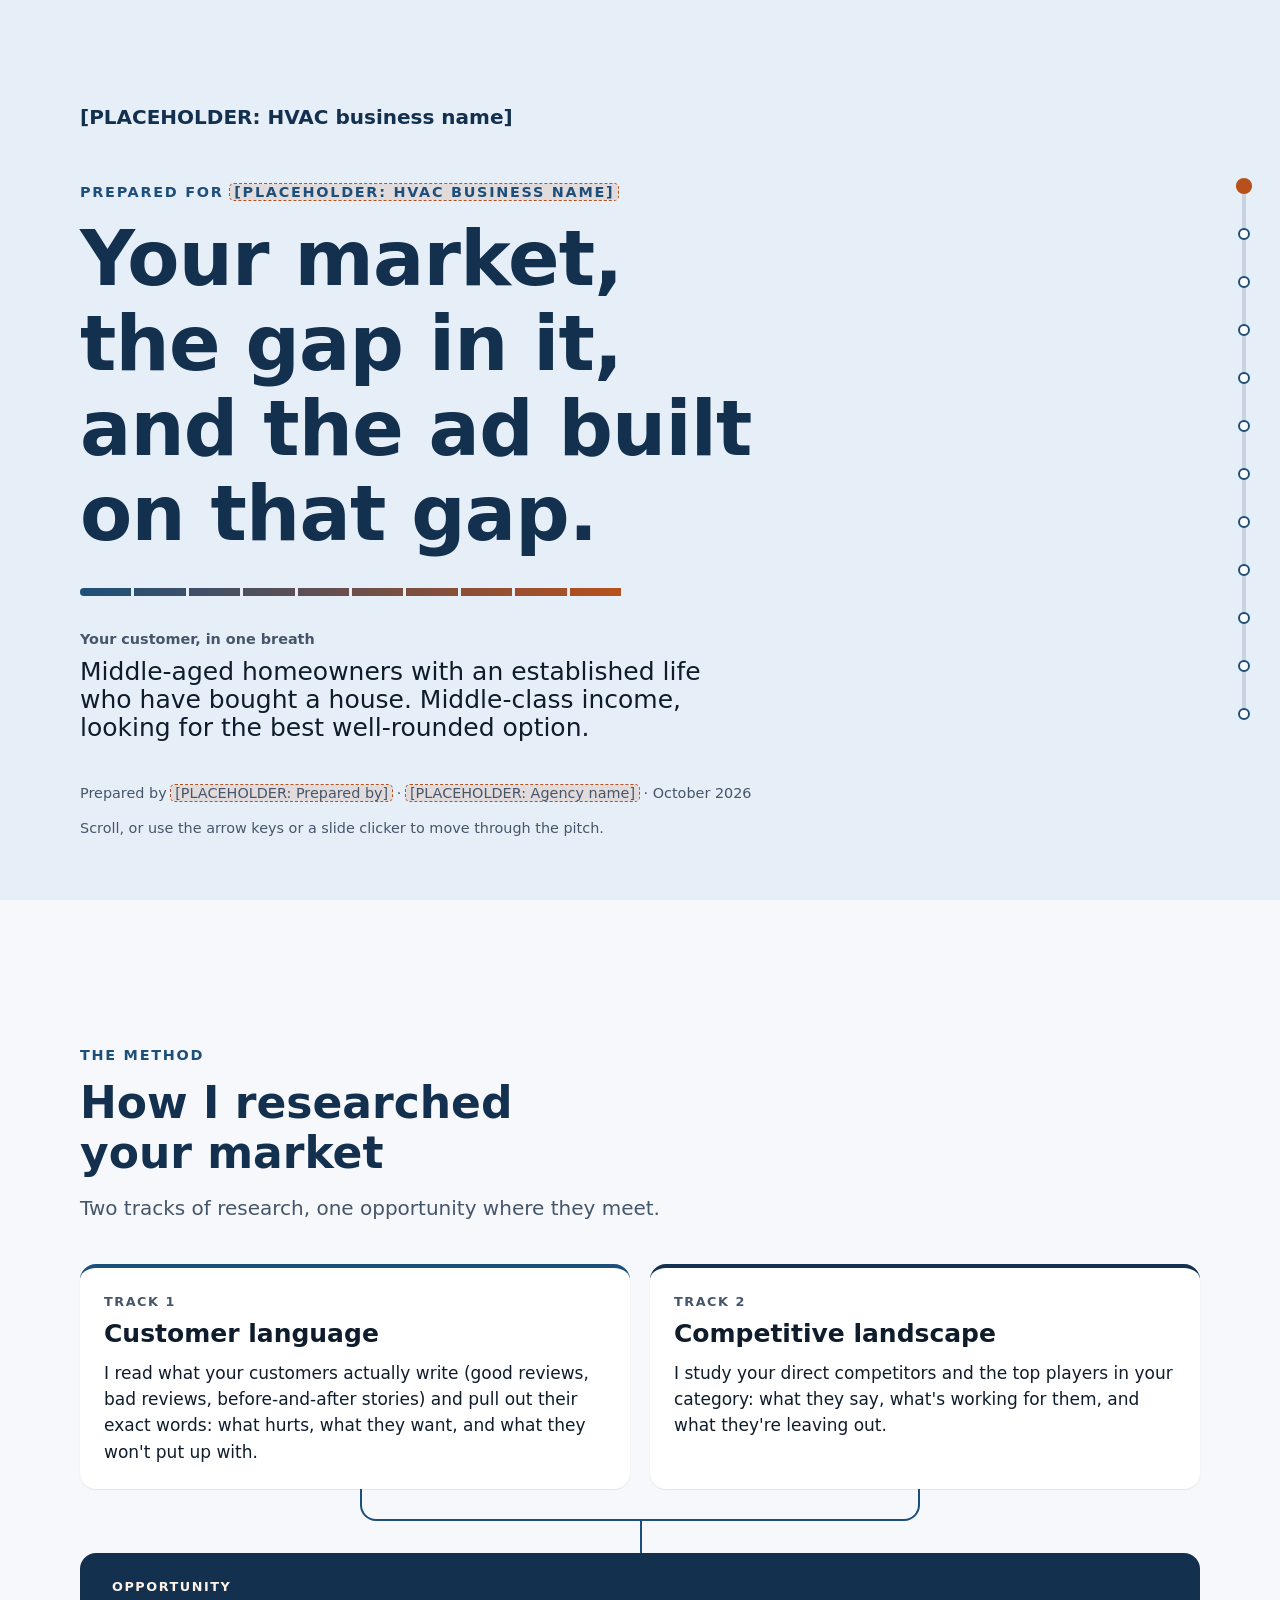
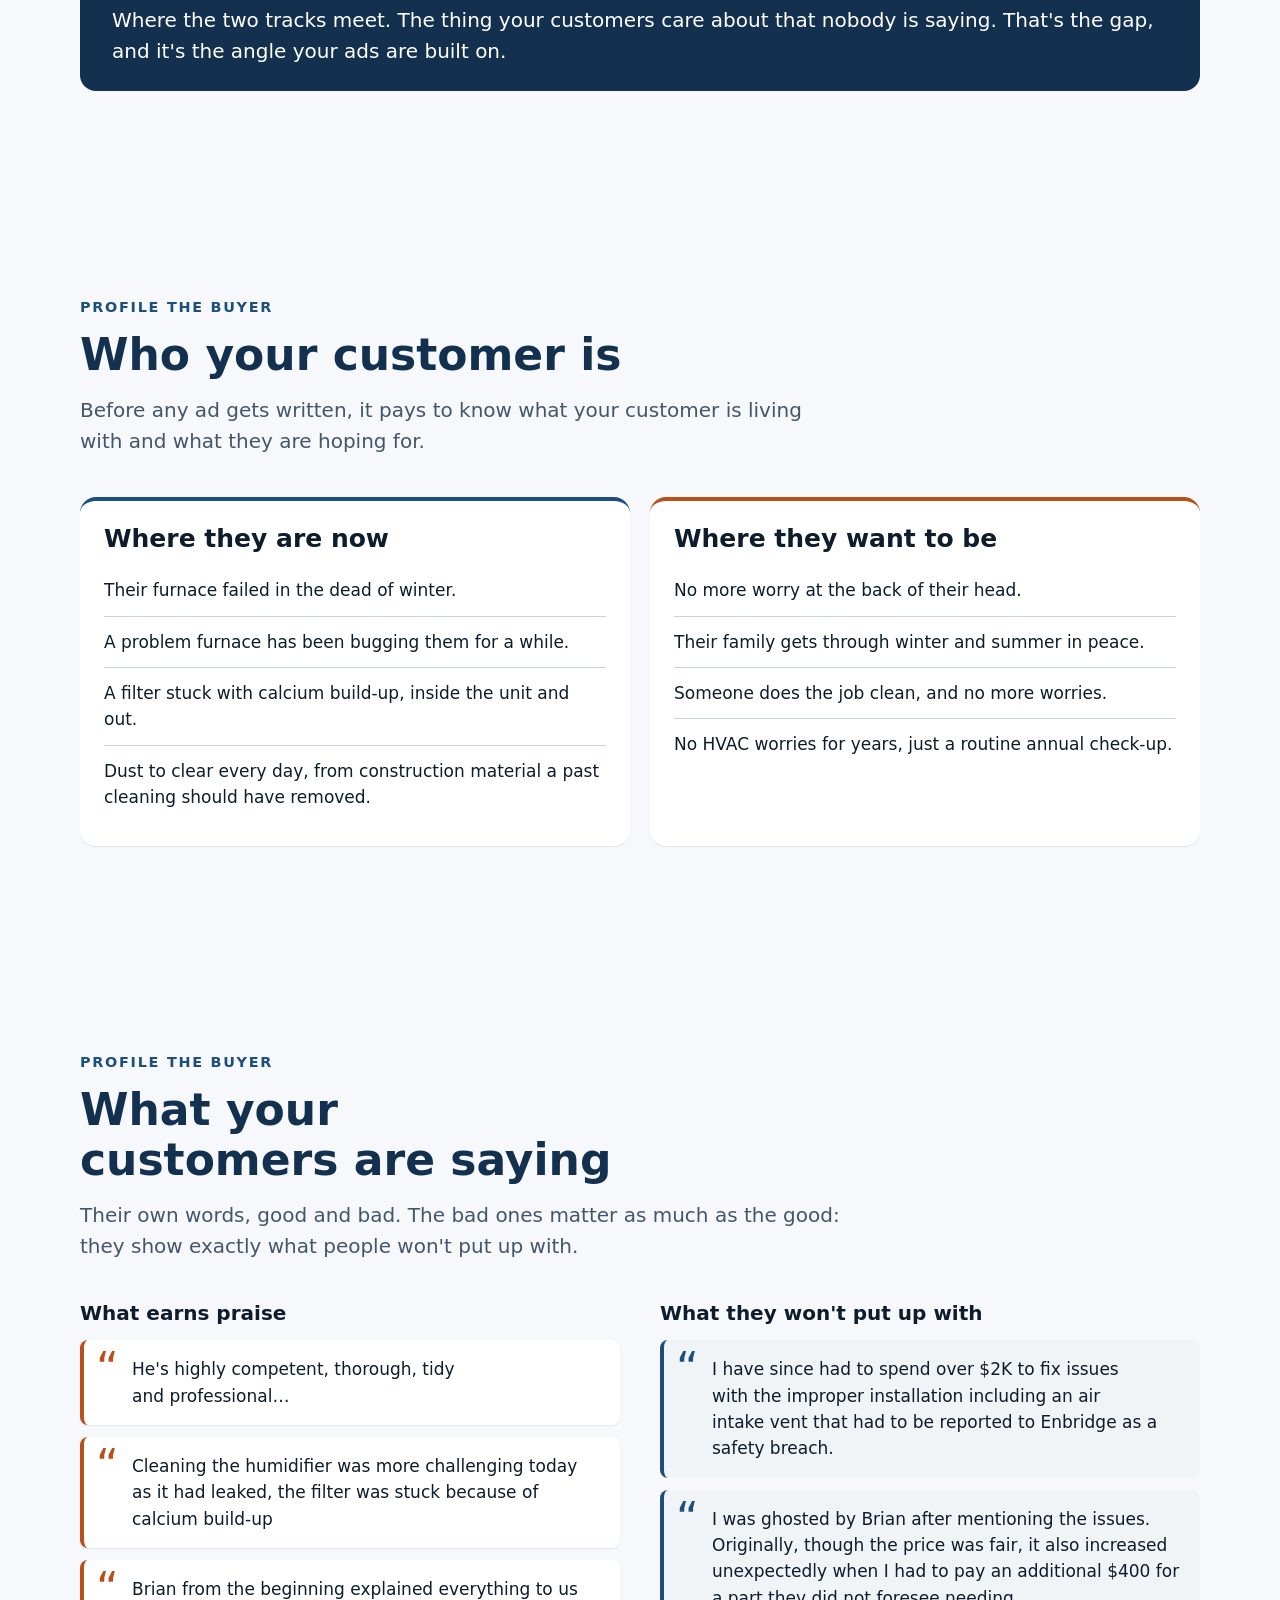
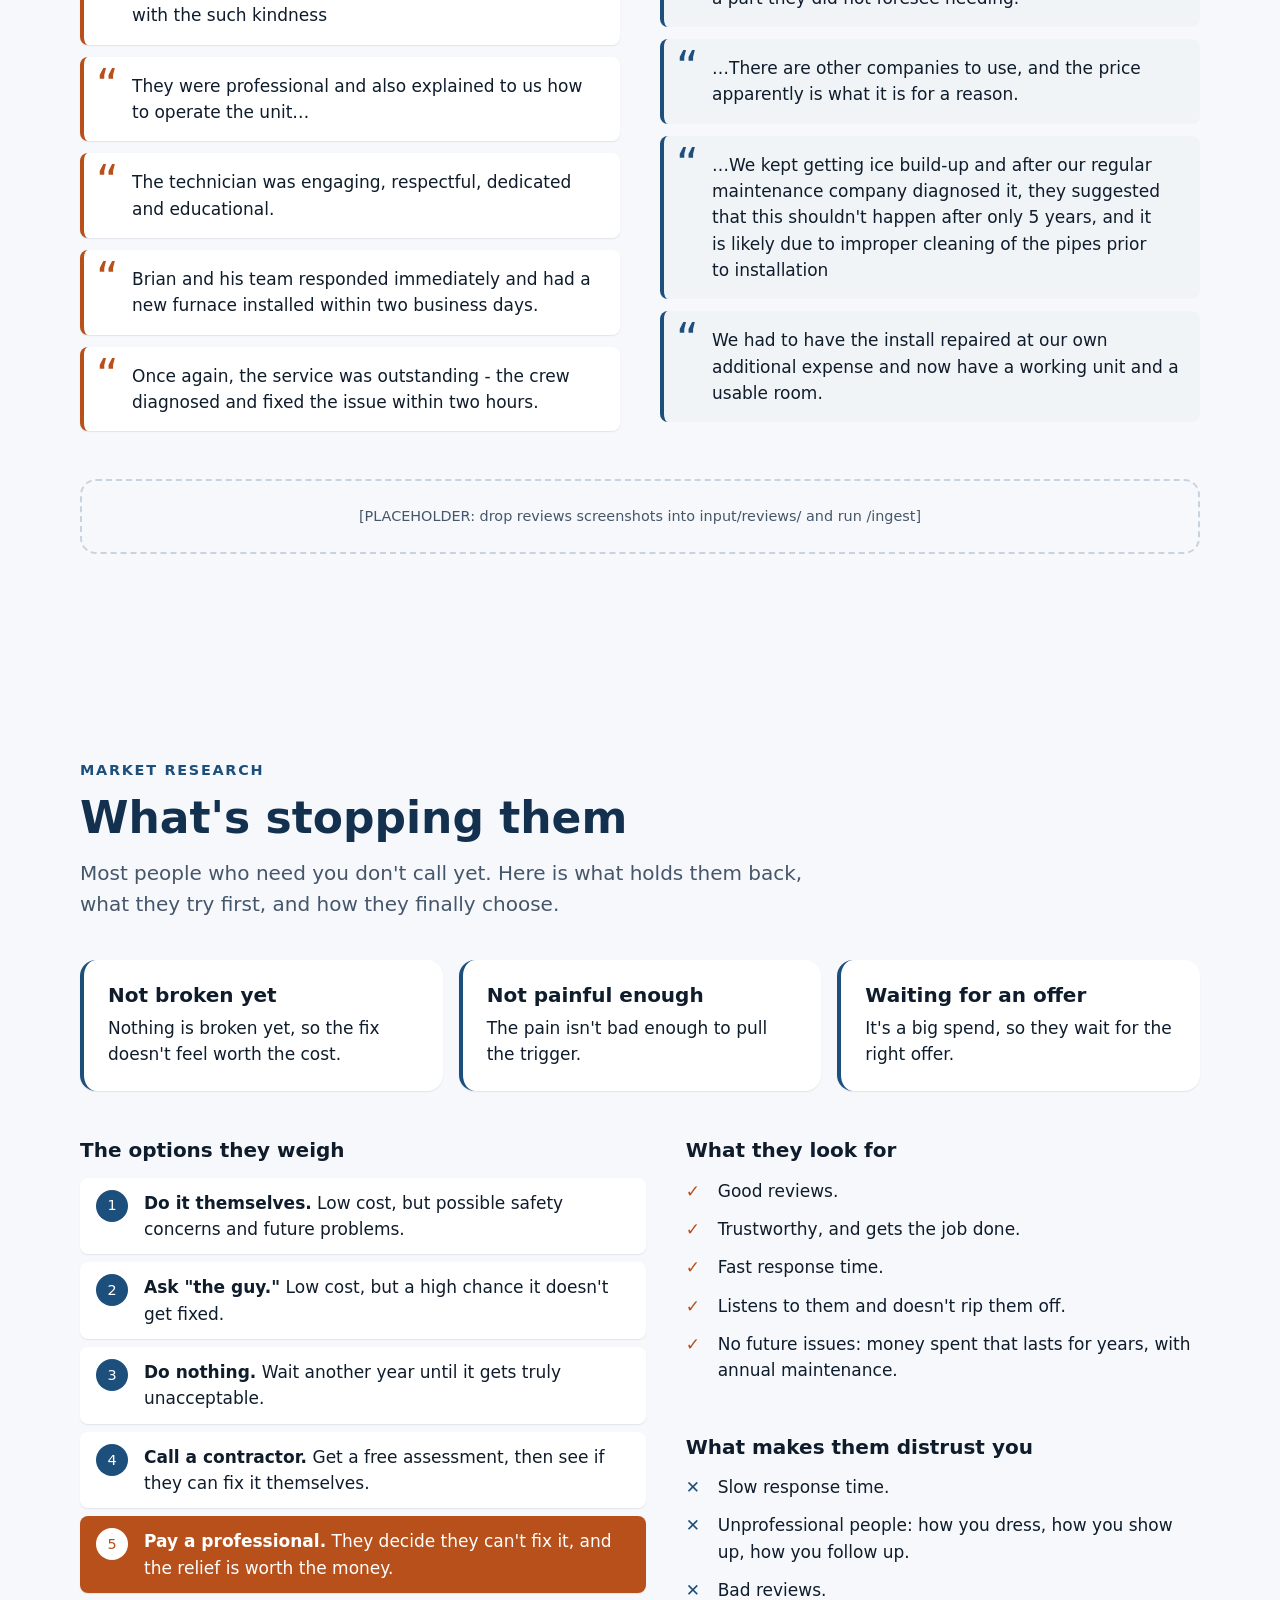
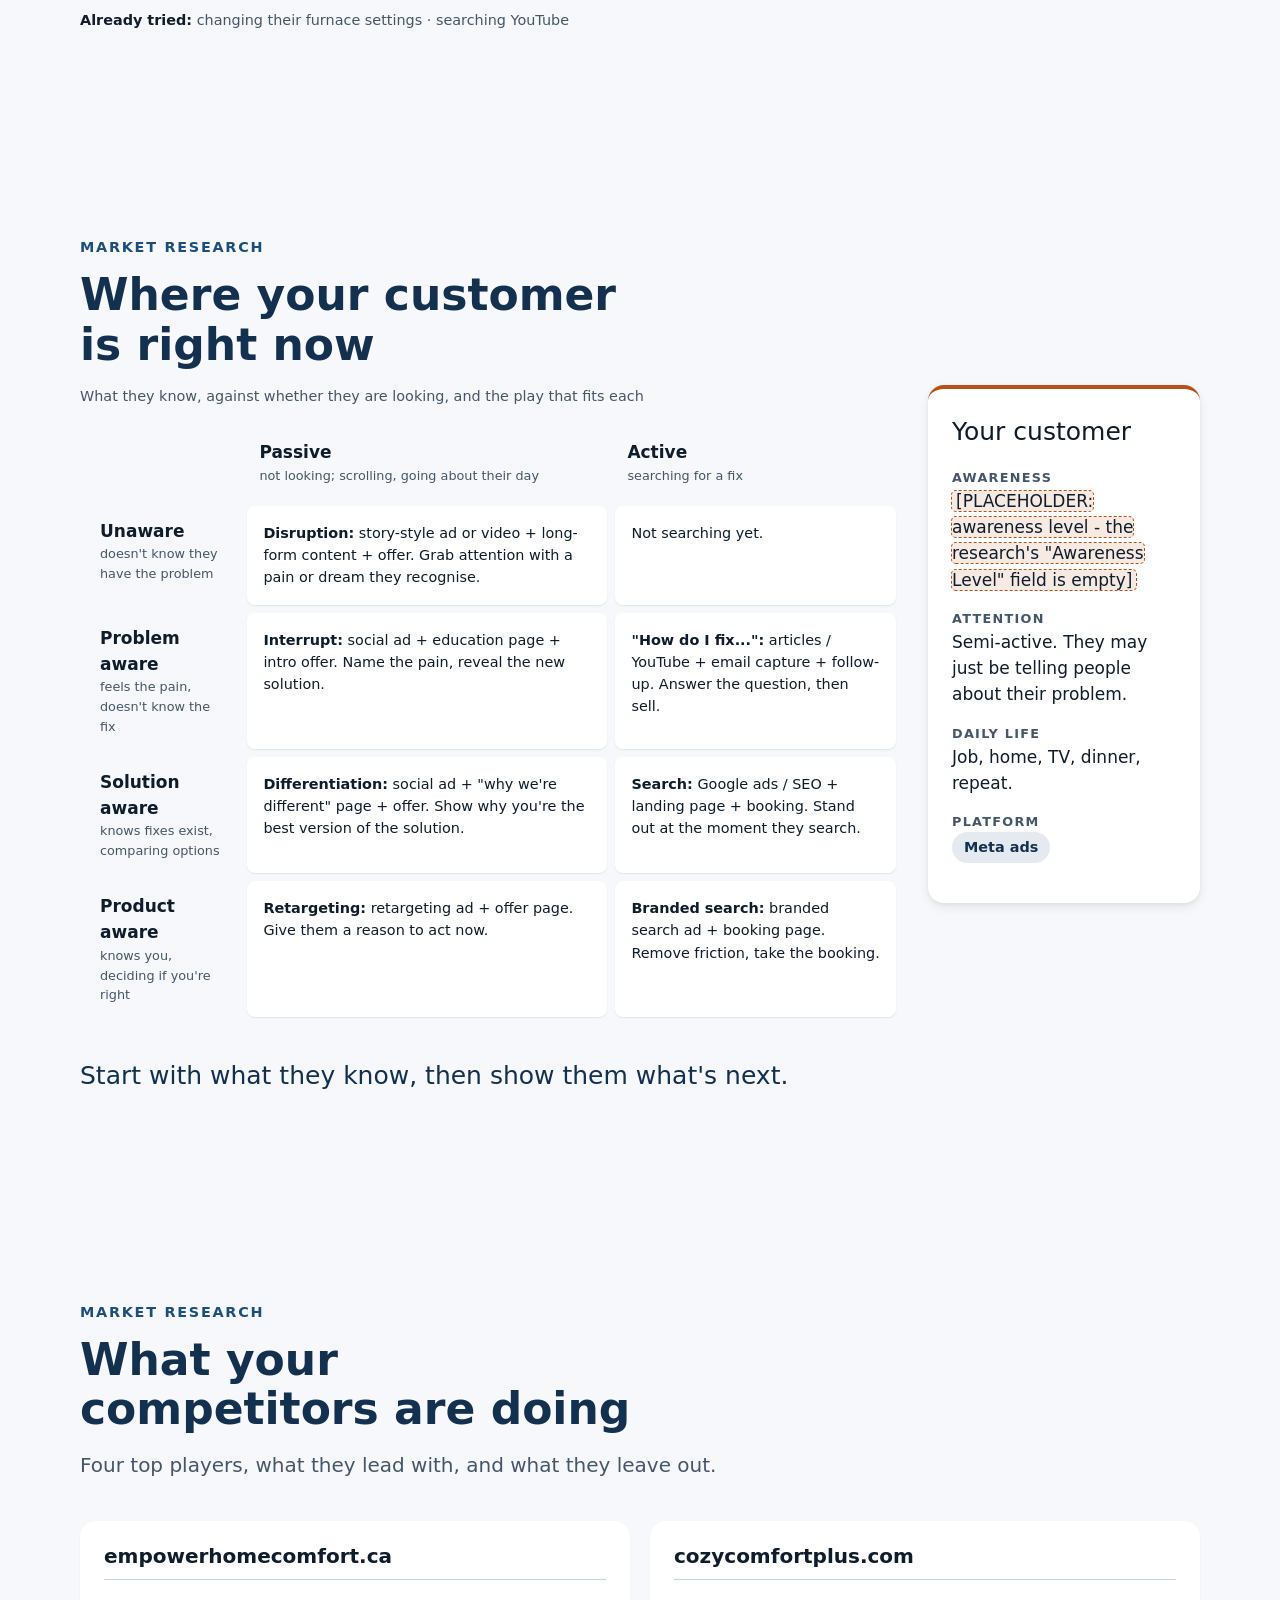
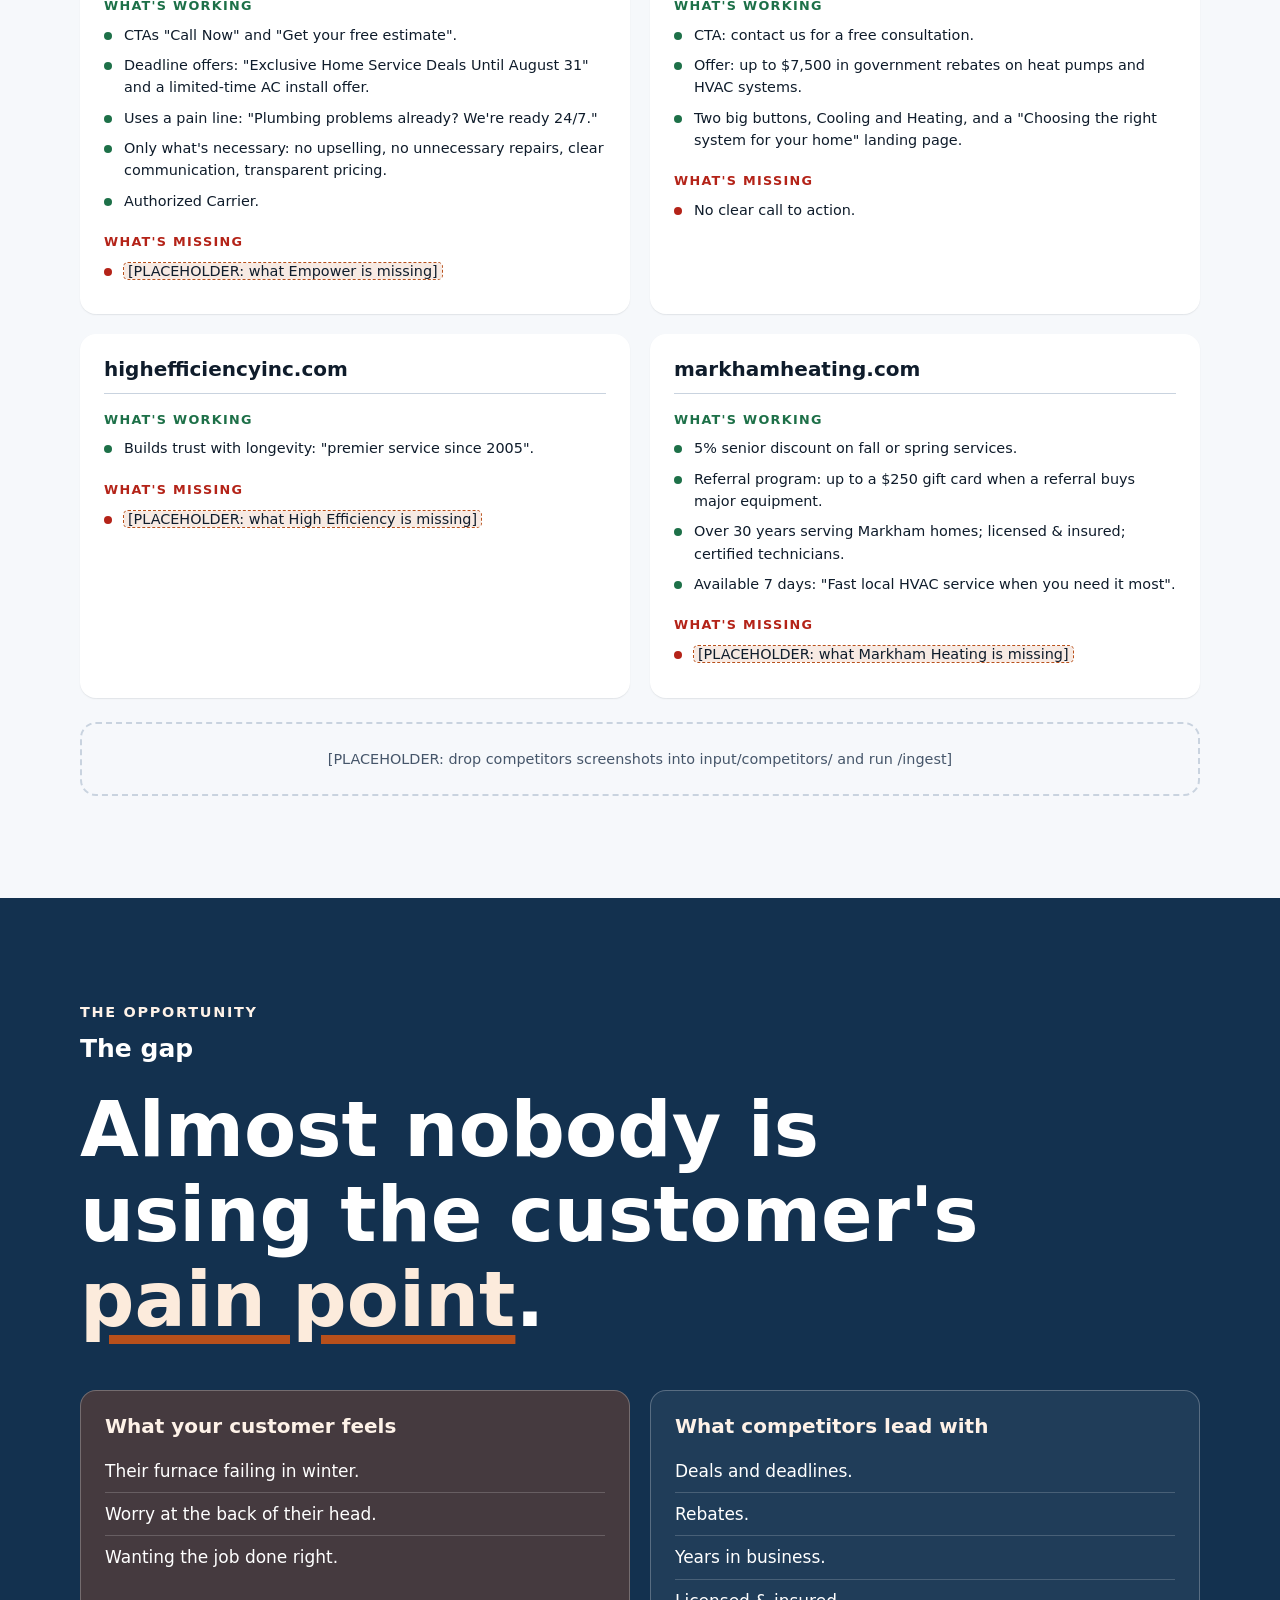
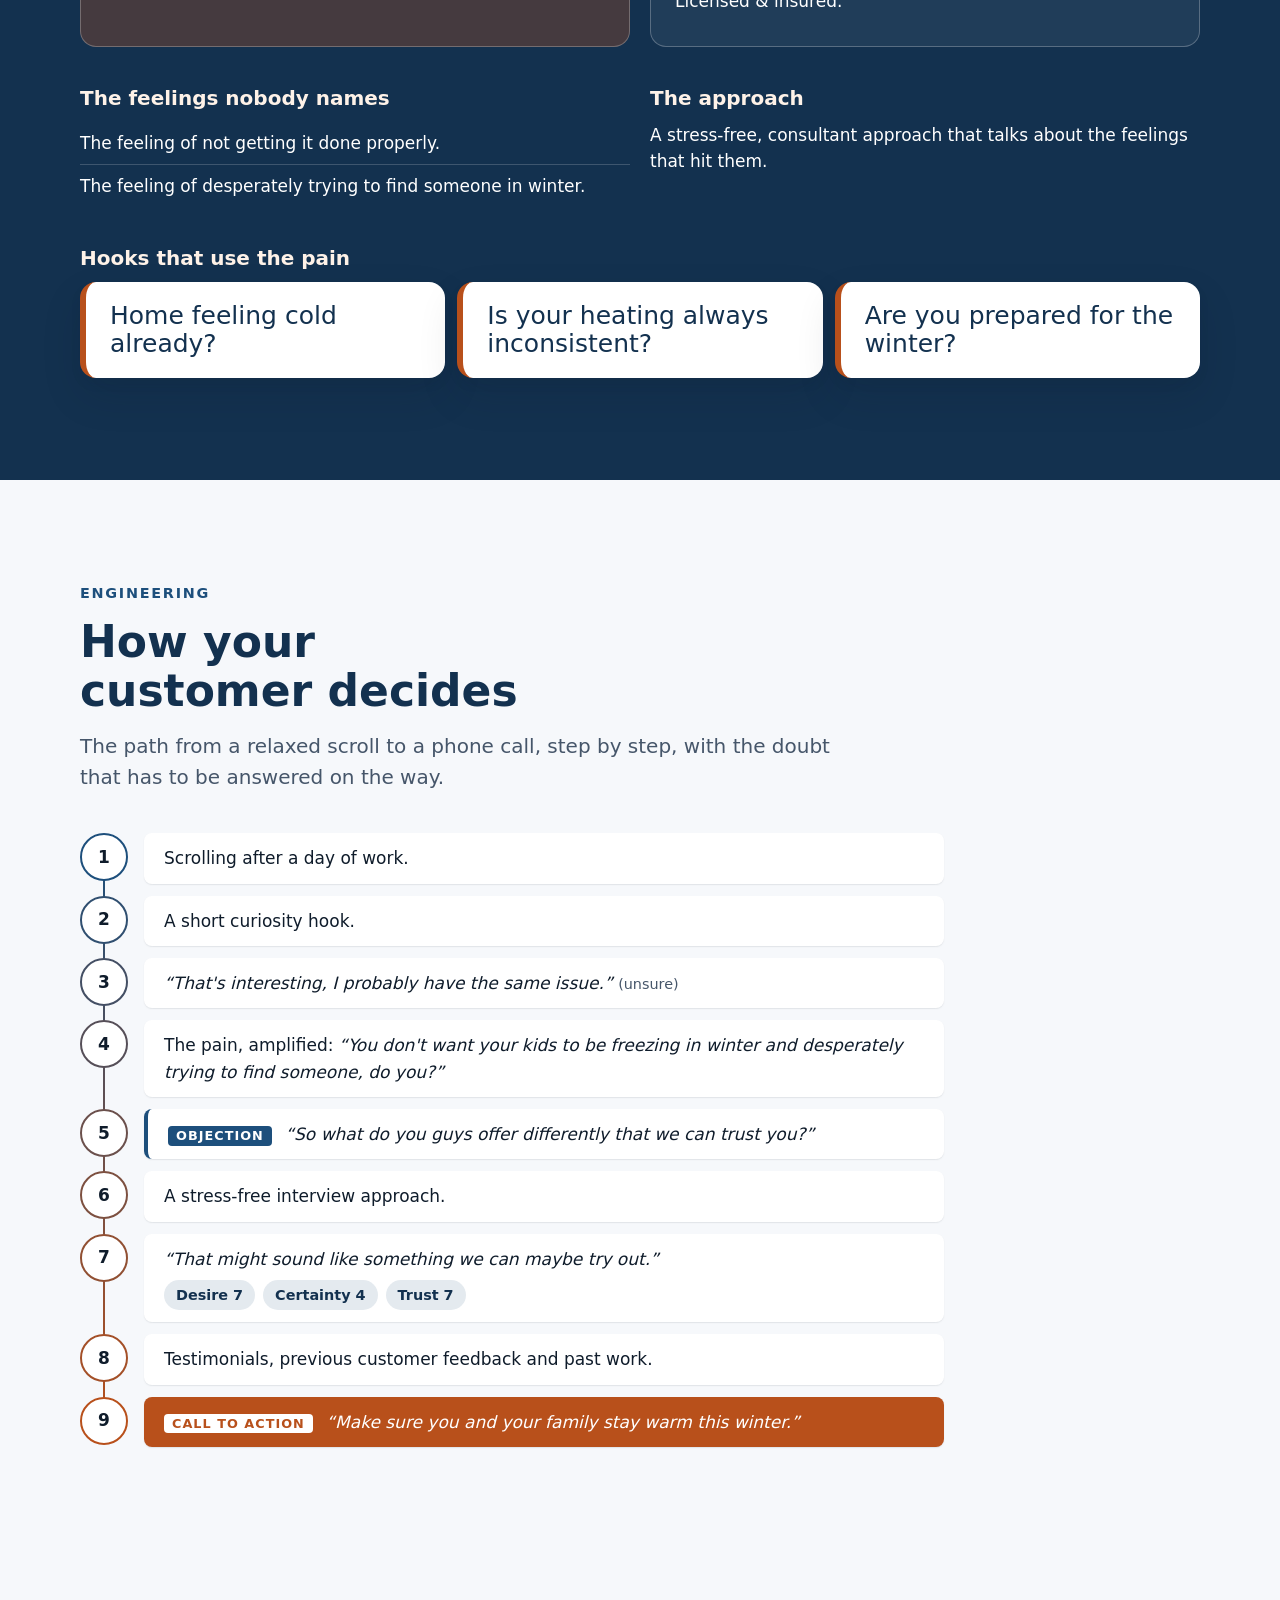
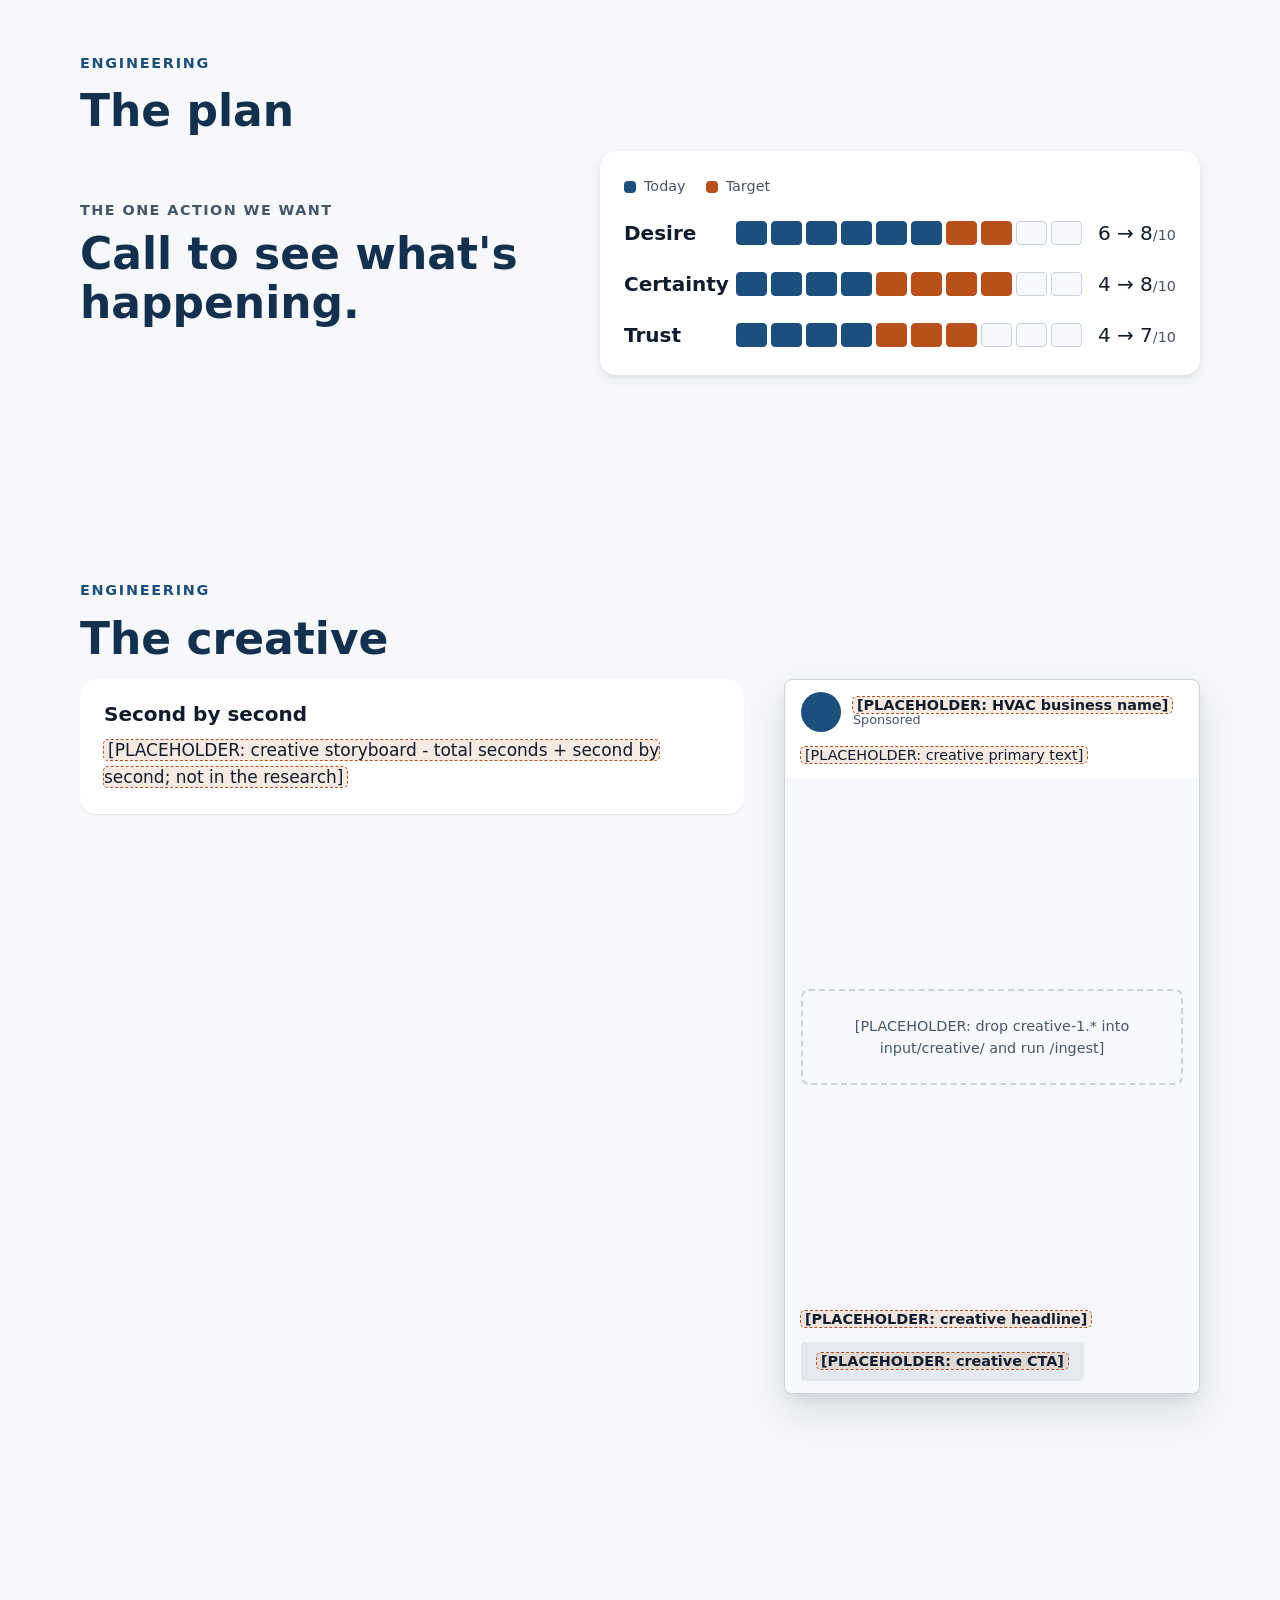
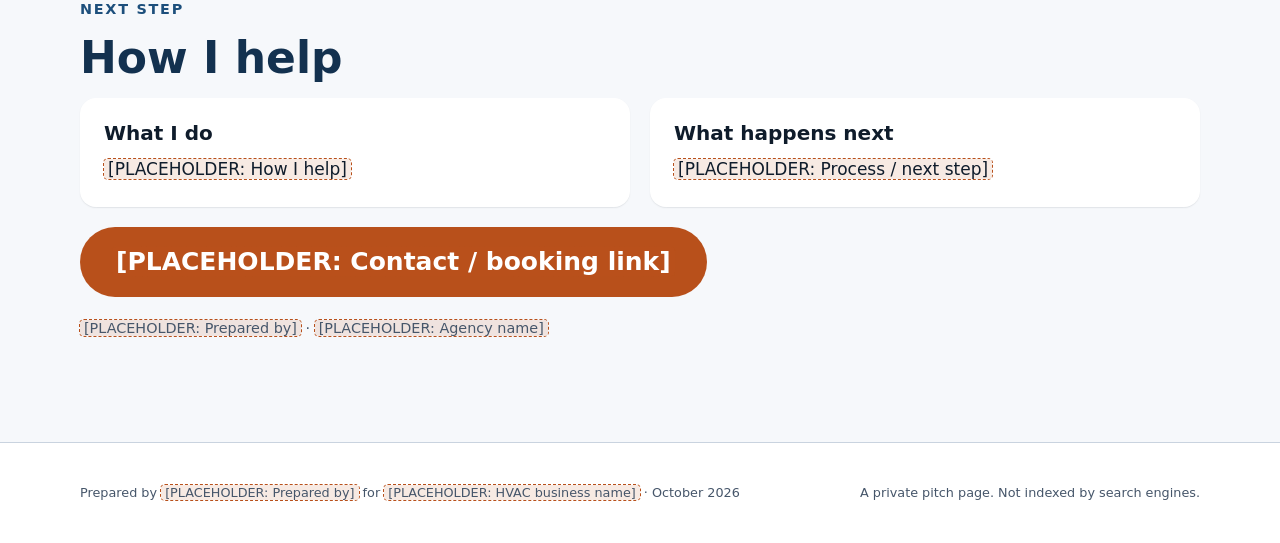
<file: output/index.html>
<!doctype html>
<html lang="en">
<head>
  <meta charset="utf-8">
  <meta name="viewport" content="width=device-width, initial-scale=1">
  <meta name="robots" content="noindex, nofollow">
  <title>[PLACEHOLDER: HVAC business name]: your market, the gap, the ad</title>
  <meta name="description" content="A walk through your customers, your competitors, the gap, and the ad built on it.">
  <link rel="stylesheet" href="shared/tokens.css">
  <link rel="stylesheet" href="shared/base.css">
  <link rel="stylesheet" href="style.css">
  <script src="script.js" defer></script>
</head>
<body data-present>
  <a class="skip-link" href="#main">Skip to the pitch</a>
  <div class="backdrop" aria-hidden="true"></div>

  <header class="masthead">
    <nav class="present" aria-label="Pitch sections" data-present-nav>
      <div class="present__tube" aria-hidden="true"><span class="present__cover" data-present-cover></span></div>
      <ol class="present__dots">
        <li><a class="present__dot" href="#cover"><span class="present__label">Cover</span></a></li>
        <li><a class="present__dot" href="#method"><span class="present__label">How I researched</span></a></li>
        <li><a class="present__dot" href="#customer"><span class="present__label">Your customer</span></a></li>
        <li><a class="present__dot" href="#reviews"><span class="present__label">Reviews</span></a></li>
        <li><a class="present__dot" href="#roadblocks"><span class="present__label">What's stopping them</span></a></li>
        <li><a class="present__dot" href="#awareness"><span class="present__label">Where they are</span></a></li>
        <li><a class="present__dot" href="#competitors"><span class="present__label">Competitors</span></a></li>
        <li><a class="present__dot" href="#gap"><span class="present__label">The gap</span></a></li>
        <li><a class="present__dot" href="#mental-chain"><span class="present__label">How they decide</span></a></li>
        <li><a class="present__dot" href="#plan"><span class="present__label">The plan</span></a></li>
        <li><a class="present__dot" href="#creative"><span class="present__label">The creative</span></a></li>
        <li><a class="present__dot" href="#next"><span class="present__label">How I help</span></a></li>
      </ol>
    </nav>
  </header>

  <main id="main">

    <!-- cover -->
    <section class="section section--cover" id="cover" data-slide data-step="1">
      <div class="container cover">
        <div class="cover__brand"><!-- ingest:logo -->
<span class="logo logo--text">[PLACEHOLDER: HVAC business name]</span>
<!-- /ingest:logo --></div>
        <p class="eyebrow">Prepared for <span class="ph">[PLACEHOLDER: HVAC business name]</span></p>
        <h1 class="cover__title">Your market, the gap in it, and the ad built on that gap.</h1>
        <div class="thermo-rule" aria-hidden="true"></div>
        <div class="cover__customer">
          <p class="cover__label">Your customer, in one breath</p>
          <p class="cover__market">Middle-aged homeowners with an established life who have bought a house. Middle-class income, looking for the best well-rounded option.</p>
        </div>
        <p class="cover__meta">Prepared by <span class="ph">[PLACEHOLDER: Prepared by]</span> · <span class="ph">[PLACEHOLDER: Agency name]</span> · October 2026</p>
        <p class="cover__hint">Scroll, or use the arrow keys or a slide clicker to move through the pitch.</p>
      </div>
    </section>

    <!-- method -->
    <section class="section section--method" id="method" data-slide data-step="2">
      <div class="container">
        <p class="eyebrow">The method</p>
        <h2 class="section__title">How I researched your market</h2>
        <p class="section__intro">Two tracks of research, one opportunity where they meet.</p>
        <div class="tracks">
          <div class="tracks__track tracks__track--one">
            <p class="tracks__label">Track 1</p>
            <h3 class="tracks__title">Customer language</h3>
            <p>I read what your customers actually write (good reviews, bad reviews, before-and-after stories) and pull out their exact words: what hurts, what they want, and what they won't put up with.</p>
          </div>
          <div class="tracks__track tracks__track--two">
            <p class="tracks__label">Track 2</p>
            <h3 class="tracks__title">Competitive landscape</h3>
            <p>I study your direct competitors and the top players in your category: what they say, what's working for them, and what they're leaving out.</p>
          </div>
          <div class="tracks__opportunity">
            <p class="tracks__label">Opportunity</p>
            <p>Where the two tracks meet. The thing your customers care about that nobody is saying. That's the gap, and it's the angle your ads are built on.</p>
          </div>
        </div>
      </div>
    </section>

    <!-- customer -->
    <section class="section section--customer" id="customer" data-slide data-step="3">
      <div class="container">
        <p class="eyebrow">Profile the buyer</p>
        <h2 class="section__title">Who your customer is</h2>
        <p class="section__intro">Before any ad gets written, it pays to know what your customer is living with and what they are hoping for.</p>
        <div class="pain-desire">
          <div class="pain-desire__col pain-desire__col--pain">
            <h3 class="pain-desire__heading">Where they are now</h3>
            <ul class="pain-desire__list">
              <li>Their furnace failed in the dead of winter.</li>
              <li>A problem furnace has been bugging them for a while.</li>
              <li>A filter stuck with calcium build-up, inside the unit and out.</li>
              <li>Dust to clear every day, from construction material a past cleaning should have removed.</li>
            </ul>
          </div>
          <div class="pain-desire__col pain-desire__col--desire">
            <h3 class="pain-desire__heading">Where they want to be</h3>
            <ul class="pain-desire__list">
              <li>No more worry at the back of their head.</li>
              <li>Their family gets through winter and summer in peace.</li>
              <li>Someone does the job clean, and no more worries.</li>
              <li>No HVAC worries for years, just a routine annual check-up.</li>
            </ul>
          </div>
        </div>
      </div>
    </section>

    <!-- reviews -->
    <section class="section section--reviews" id="reviews" data-slide data-step="4">
      <div class="container">
        <p class="eyebrow">Profile the buyer</p>
        <h2 class="section__title">What your customers are saying</h2>
        <p class="section__intro">Their own words, good and bad. The bad ones matter as much as the good: they show exactly what people won't put up with.</p>
        <div class="quotes">
          <div class="quotes__group quotes__group--good">
            <h3 class="quotes__heading">What earns praise</h3>
            <ul class="quotes__list">
              <li><blockquote class="quote"><p>He's highly competent, thorough, tidy and professional…</p></blockquote></li>
              <li><blockquote class="quote"><p>Cleaning the humidifier was more challenging today as it had leaked, the filter was stuck because of calcium build-up</p></blockquote></li>
              <li><blockquote class="quote"><p>Brian from the beginning explained everything to us with the such kindness</p></blockquote></li>
              <li><blockquote class="quote"><p>They were professional and also explained to us how to operate the unit…</p></blockquote></li>
              <li><blockquote class="quote"><p>The technician was engaging, respectful, dedicated and educational.</p></blockquote></li>
              <li><blockquote class="quote"><p>Brian and his team responded immediately and had a new furnace installed within two business days.</p></blockquote></li>
              <li><blockquote class="quote"><p>Once again, the service was outstanding - the crew diagnosed and fixed the issue within two hours.</p></blockquote></li>
            </ul>
          </div>
          <div class="quotes__group quotes__group--bad">
            <h3 class="quotes__heading">What they won't put up with</h3>
            <ul class="quotes__list">
              <li><blockquote class="quote"><p>I have since had to spend over $2K to fix issues with the improper installation including an air intake vent that had to be reported to Enbridge as a safety breach.</p></blockquote></li>
              <li><blockquote class="quote"><p>I was ghosted by Brian after mentioning the issues. Originally, though the price was fair, it also increased unexpectedly when I had to pay an additional $400 for a part they did not foresee needing.</p></blockquote></li>
              <li><blockquote class="quote"><p>…There are other companies to use, and the price apparently is what it is for a reason.</p></blockquote></li>
              <li><blockquote class="quote"><p>…We kept getting ice build-up and after our regular maintenance company diagnosed it, they suggested that this shouldn't happen after only 5 years, and it is likely due to improper cleaning of the pipes prior to installation</p></blockquote></li>
              <li><blockquote class="quote"><p>We had to have the install repaired at our own additional expense and now have a working unit and a usable room.</p></blockquote></li>
            </ul>
          </div>
        </div>
        <div class="proof" data-carousel="reviews" role="region" aria-roledescription="carousel" aria-label="Review screenshots">
          <!-- ingest:reviews -->
<p class="proof__empty">[PLACEHOLDER: drop reviews screenshots into input/reviews/ and run /ingest]</p>
<!-- /ingest:reviews -->
          <div class="proof__controls" data-carousel-controls hidden>
            <button class="proof__btn" type="button" data-carousel-prev aria-label="Previous screenshot"><span aria-hidden="true">←</span></button>
            <p class="proof__counter" data-carousel-counter aria-live="polite"></p>
            <button class="proof__btn" type="button" data-carousel-next aria-label="Next screenshot"><span aria-hidden="true">→</span></button>
          </div>
        </div>
      </div>
    </section>

    <!-- roadblocks -->
    <section class="section section--roadblocks" id="roadblocks" data-slide data-step="5">
      <div class="container">
        <p class="eyebrow">Market research</p>
        <h2 class="section__title">What's stopping them</h2>
        <p class="section__intro">Most people who need you don't call yet. Here is what holds them back, what they try first, and how they finally choose.</p>
        <div class="cards cards--three">
          <article class="card"><h3 class="card__title">Not broken yet</h3><p>Nothing is broken yet, so the fix doesn't feel worth the cost.</p></article>
          <article class="card"><h3 class="card__title">Not painful enough</h3><p>The pain isn't bad enough to pull the trigger.</p></article>
          <article class="card"><h3 class="card__title">Waiting for an offer</h3><p>It's a big spend, so they wait for the right offer.</p></article>
        </div>
        <div class="roadblocks__split">
          <div class="ladder">
            <h3 class="ladder__heading">The options they weigh</h3>
            <ol class="ladder__steps">
              <li class="ladder__step"><strong>Do it themselves.</strong> Low cost, but possible safety concerns and future problems.</li>
              <li class="ladder__step"><strong>Ask "the guy."</strong> Low cost, but a high chance it doesn't get fixed.</li>
              <li class="ladder__step"><strong>Do nothing.</strong> Wait another year until it gets truly unacceptable.</li>
              <li class="ladder__step"><strong>Call a contractor.</strong> Get a free assessment, then see if they can fix it themselves.</li>
              <li class="ladder__step ladder__step--you"><strong>Pay a professional.</strong> They decide they can't fix it, and the relief is worth the money.</li>
            </ol>
            <p class="ladder__tried"><span class="ladder__tried-label">Already tried:</span> changing their furnace settings · searching YouTube</p>
          </div>
          <div class="choose">
            <div class="choose__col choose__col--yes">
              <h3 class="choose__heading">What they look for</h3>
              <ul class="choose__list">
                <li>Good reviews.</li>
                <li>Trustworthy, and gets the job done.</li>
                <li>Fast response time.</li>
                <li>Listens to them and doesn't rip them off.</li>
                <li>No future issues: money spent that lasts for years, with annual maintenance.</li>
              </ul>
            </div>
            <div class="choose__col choose__col--no">
              <h3 class="choose__heading">What makes them distrust you</h3>
              <ul class="choose__list">
                <li>Slow response time.</li>
                <li>Unprofessional people: how you dress, how you show up, how you follow up.</li>
                <li>Bad reviews.</li>
              </ul>
            </div>
          </div>
        </div>
      </div>
    </section>

    <!-- awareness -->
    <section class="section section--awareness" id="awareness" data-slide data-step="6">
      <div class="container">
        <p class="eyebrow">Market research</p>
        <h2 class="section__title">Where your customer is right now</h2>
        <div class="awareness">
          <p class="awareness__legend"><strong>Passive:</strong> not looking; scrolling, going about their day. <strong>Active:</strong> searching for a fix.</p>
          <table class="awareness__grid">
            <caption class="awareness__caption">What they know, against whether they are looking, and the play that fits each</caption>
            <thead>
              <tr>
                <td></td>
                <th scope="col">Passive <span class="awareness__sub">not looking; scrolling, going about their day</span></th>
                <th scope="col">Active <span class="awareness__sub">searching for a fix</span></th>
              </tr>
            </thead>
            <tbody>
              <tr>
                <th scope="row">Unaware <span class="awareness__sub">doesn't know they have the problem</span></th>
                <td data-label="Passive"><strong>Disruption:</strong> story-style ad or video + long-form content + offer. Grab attention with a pain or dream they recognise.</td>
                <td data-label="Active">Not searching yet.</td>
              </tr>
              <tr>
                <th scope="row">Problem aware <span class="awareness__sub">feels the pain, doesn't know the fix</span></th>
                <td data-label="Passive"><strong>Interrupt:</strong> social ad + education page + intro offer. Name the pain, reveal the new solution.</td>
                <td data-label="Active"><strong>"How do I fix...":</strong> articles / YouTube + email capture + follow-up. Answer the question, then sell.</td>
              </tr>
              <tr>
                <th scope="row">Solution aware <span class="awareness__sub">knows fixes exist, comparing options</span></th>
                <td data-label="Passive"><strong>Differentiation:</strong> social ad + "why we're different" page + offer. Show why you're the best version of the solution.</td>
                <td data-label="Active"><strong>Search:</strong> Google ads / SEO + landing page + booking. Stand out at the moment they search.</td>
              </tr>
              <tr>
                <th scope="row">Product aware <span class="awareness__sub">knows you, deciding if you're right</span></th>
                <td data-label="Passive"><strong>Retargeting:</strong> retargeting ad + offer page. Give them a reason to act now.</td>
                <td data-label="Active"><strong>Branded search:</strong> branded search ad + booking page. Remove friction, take the booking.</td>
              </tr>
            </tbody>
          </table>
          <aside class="awareness__you" aria-label="Your customer on this grid">
            <p class="awareness__you-title">Your customer</p>
            <dl class="awareness__facts">
              <dt>Awareness</dt><dd><span class="ph">[PLACEHOLDER: awareness level - the research's "Awareness Level" field is empty]</span></dd>
              <dt>Attention</dt><dd>Semi-active. They may just be telling people about their problem.</dd>
              <dt>Daily life</dt><dd>Job, home, TV, dinner, repeat.</dd>
              <dt>Platform</dt><dd><span class="chip">Meta ads</span></dd>
            </dl>
          </aside>
        </div>
        <p class="awareness__rule">Start with what they know, then show them what's next.</p>
      </div>
    </section>

    <!-- competitors -->
    <section class="section section--competitors" id="competitors" data-slide data-step="7">
      <div class="container">
        <p class="eyebrow">Market research</p>
        <h2 class="section__title">What your competitors are doing</h2>
        <p class="section__intro">Four top players, what they lead with, and what they leave out.</p>
        <div class="competitors">
          <article class="competitor">
            <h3 class="competitor__name">empowerhomecomfort.ca</h3>
            <p class="competitor__label">What's working</p>
            <ul class="competitor__list">
              <li>CTAs "Call Now" and "Get your free estimate".</li>
              <li>Deadline offers: "Exclusive Home Service Deals Until August 31" and a limited-time AC install offer.</li>
              <li>Uses a pain line: "Plumbing problems already? We're ready 24/7."</li>
              <li>Only what's necessary: no upselling, no unnecessary repairs, clear communication, transparent pricing.</li>
              <li>Authorized Carrier.</li>
            </ul>
            <p class="competitor__label competitor__label--missing">What's missing</p>
            <ul class="competitor__list competitor__list--missing"><li><span class="ph">[PLACEHOLDER: what Empower is missing]</span></li></ul>
          </article>
          <article class="competitor">
            <h3 class="competitor__name">cozycomfortplus.com</h3>
            <p class="competitor__label">What's working</p>
            <ul class="competitor__list">
              <li>CTA: contact us for a free consultation.</li>
              <li>Offer: up to $7,500 in government rebates on heat pumps and HVAC systems.</li>
              <li>Two big buttons, Cooling and Heating, and a "Choosing the right system for your home" landing page.</li>
            </ul>
            <p class="competitor__label competitor__label--missing">What's missing</p>
            <ul class="competitor__list competitor__list--missing"><li>No clear call to action.</li></ul>
          </article>
          <article class="competitor">
            <h3 class="competitor__name">highefficiencyinc.com</h3>
            <p class="competitor__label">What's working</p>
            <ul class="competitor__list">
              <li>Builds trust with longevity: "premier service since 2005".</li>
            </ul>
            <p class="competitor__label competitor__label--missing">What's missing</p>
            <ul class="competitor__list competitor__list--missing"><li><span class="ph">[PLACEHOLDER: what High Efficiency is missing]</span></li></ul>
          </article>
          <article class="competitor">
            <h3 class="competitor__name">markhamheating.com</h3>
            <p class="competitor__label">What's working</p>
            <ul class="competitor__list">
              <li>5% senior discount on fall or spring services.</li>
              <li>Referral program: up to a $250 gift card when a referral buys major equipment.</li>
              <li>Over 30 years serving Markham homes; licensed &amp; insured; certified technicians.</li>
              <li>Available 7 days: "Fast local HVAC service when you need it most".</li>
            </ul>
            <p class="competitor__label competitor__label--missing">What's missing</p>
            <ul class="competitor__list competitor__list--missing"><li><span class="ph">[PLACEHOLDER: what Markham Heating is missing]</span></li></ul>
          </article>
        </div>
        <div class="proof" data-carousel="competitors" role="region" aria-roledescription="carousel" aria-label="Competitor screenshots">
          <!-- ingest:competitors -->
<p class="proof__empty">[PLACEHOLDER: drop competitors screenshots into input/competitors/ and run /ingest]</p>
<!-- /ingest:competitors -->
          <div class="proof__controls" data-carousel-controls hidden>
            <button class="proof__btn" type="button" data-carousel-prev aria-label="Previous screenshot"><span aria-hidden="true">←</span></button>
            <p class="proof__counter" data-carousel-counter aria-live="polite"></p>
            <button class="proof__btn" type="button" data-carousel-next aria-label="Next screenshot"><span aria-hidden="true">→</span></button>
          </div>
        </div>
      </div>
    </section>

    <!-- gap -->
    <section class="section section--gap" id="gap" data-slide data-step="8">
      <div class="container gap">
        <p class="eyebrow eyebrow--on-dark">The opportunity</p>
        <h2 class="section__title gap__h2">The gap</h2>
        <p class="gap__statement">Almost nobody is using the customer's <span class="gap__hot">pain point</span>.</p>
        <div class="gap__compare">
          <div class="gap__side gap__side--customer">
            <h3 class="gap__heading">What your customer feels</h3>
            <ul class="gap__list">
              <li>Their furnace failing in winter.</li>
              <li>Worry at the back of their head.</li>
              <li>Wanting the job done right.</li>
            </ul>
          </div>
          <div class="gap__side gap__side--market">
            <h3 class="gap__heading">What competitors lead with</h3>
            <ul class="gap__list">
              <li>Deals and deadlines.</li>
              <li>Rebates.</li>
              <li>Years in business.</li>
              <li>Licensed &amp; insured.</li>
            </ul>
          </div>
        </div>
        <div class="gap__detail">
          <div>
            <h3 class="gap__heading">The feelings nobody names</h3>
            <ul class="gap__list">
              <li>The feeling of not getting it done properly.</li>
              <li>The feeling of desperately trying to find someone in winter.</li>
            </ul>
          </div>
          <div>
            <h3 class="gap__heading">The approach</h3>
            <p>A stress-free, consultant approach that talks about the feelings that hit them.</p>
          </div>
        </div>
        <div class="gap__hooks">
          <h3 class="gap__heading">Hooks that use the pain</h3>
          <ul class="hooks">
            <li class="hooks__item">Home feeling cold already?</li>
            <li class="hooks__item">Is your heating always inconsistent?</li>
            <li class="hooks__item">Are you prepared for the winter?</li>
          </ul>
        </div>
      </div>
    </section>

    <!-- mental-chain -->
    <section class="section section--mental-chain" id="mental-chain" data-slide data-step="9">
      <div class="container">
        <p class="eyebrow">Engineering</p>
        <h2 class="section__title">How your customer decides</h2>
        <p class="section__intro">The path from a relaxed scroll to a phone call, step by step, with the doubt that has to be answered on the way.</p>
        <ol class="chain">
          <li class="chain__step"><div class="chain__body">Scrolling after a day of work.</div></li>
          <li class="chain__step"><div class="chain__body">A short curiosity hook.</div></li>
          <li class="chain__step"><div class="chain__body"><q>That's interesting, I probably have the same issue.</q> <span class="chain__note">(unsure)</span></div></li>
          <li class="chain__step"><div class="chain__body">The pain, amplified: <q>You don't want your kids to be freezing in winter and desperately trying to find someone, do you?</q></div></li>
          <li class="chain__step chain__step--objection"><div class="chain__body"><span class="chain__flag">Objection</span> <q>So what do you guys offer differently that we can trust you?</q></div></li>
          <li class="chain__step"><div class="chain__body">A stress-free interview approach.</div></li>
          <li class="chain__step"><div class="chain__body"><q>That might sound like something we can maybe try out.</q>
            <span class="chain__levels"><span class="chip">Desire 7</span> <span class="chip">Certainty 4</span> <span class="chip">Trust 7</span></span></div></li>
          <li class="chain__step"><div class="chain__body">Testimonials, previous customer feedback and past work.</div></li>
          <li class="chain__step chain__step--cta"><div class="chain__body"><span class="chain__flag">Call to action</span> <q>Make sure you and your family stay warm this winter.</q></div></li>
        </ol>
      </div>
    </section>

    <!-- plan -->
    <section class="section section--plan" id="plan" data-slide data-step="10">
      <div class="container">
        <p class="eyebrow">Engineering</p>
        <h2 class="section__title">The plan</h2>
        <div class="plan">
          <div class="plan__action">
            <p class="plan__label">The one action we want</p>
            <p class="plan__cta">Call to see what's happening.</p>
          </div>
          <div class="meters">
            <p class="meters__legend"><span class="meters__key meters__key--now">Today</span> <span class="meters__key meters__key--goal">Target</span></p>
            <div class="meter" role="img" aria-label="Desire: from 6 out of 10 to 8 out of 10">
              <p class="meter__name">Desire</p>
              <div class="meter__tube" aria-hidden="true"><span class="is-now"></span><span class="is-now"></span><span class="is-now"></span><span class="is-now"></span><span class="is-now"></span><span class="is-now"></span><span class="is-goal"></span><span class="is-goal"></span><span></span><span></span></div>
              <p class="meter__value" aria-hidden="true">6 → 8<span class="meter__of">/10</span></p>
            </div>
            <div class="meter" role="img" aria-label="Certainty: from 4 out of 10 to 8 out of 10">
              <p class="meter__name">Certainty</p>
              <div class="meter__tube" aria-hidden="true"><span class="is-now"></span><span class="is-now"></span><span class="is-now"></span><span class="is-now"></span><span class="is-goal"></span><span class="is-goal"></span><span class="is-goal"></span><span class="is-goal"></span><span></span><span></span></div>
              <p class="meter__value" aria-hidden="true">4 → 8<span class="meter__of">/10</span></p>
            </div>
            <div class="meter" role="img" aria-label="Trust: from 4 out of 10 to 7 out of 10">
              <p class="meter__name">Trust</p>
              <div class="meter__tube" aria-hidden="true"><span class="is-now"></span><span class="is-now"></span><span class="is-now"></span><span class="is-now"></span><span class="is-goal"></span><span class="is-goal"></span><span class="is-goal"></span><span></span><span></span><span></span></div>
              <p class="meter__value" aria-hidden="true">4 → 7<span class="meter__of">/10</span></p>
            </div>
          </div>
        </div>
      </div>
    </section>

    <!-- creative -->
    <section class="section section--creative" id="creative" data-slide data-step="11">
      <div class="container">
        <p class="eyebrow">Engineering</p>
        <h2 class="section__title">The creative</h2>
        <div class="creative">
          <div class="storyboard">
            <h3 class="storyboard__heading">Second by second</h3>
            <p class="storyboard__empty"><span class="ph">[PLACEHOLDER: creative storyboard - total seconds + second by second; not in the research]</span></p>
          </div>
          <article class="ad" data-platform="facebook-feed" data-aspect="4:5" aria-label="Ad mock-up, feed placement">
            <div class="ad__head">
              <span class="ad__avatar"><!-- ingest:logo -->
<span class="logo logo--text">[PLACEHOLDER: HVAC business name]</span>
<!-- /ingest:logo --></span>
              <span class="ad__who"><span class="ad__name"><span class="ph">[PLACEHOLDER: HVAC business name]</span></span><span class="ad__sponsored">Sponsored</span></span>
            </div>
            <p class="ad__text"><span class="ph">[PLACEHOLDER: creative primary text]</span></p>
            <div class="ad__media-box"><!-- ingest:creative-1 -->
<div class="ad__empty">[PLACEHOLDER: drop creative-1.* into input/creative/ and run /ingest]</div>
<!-- /ingest:creative-1 --></div>
            <div class="ad__foot">
              <p class="ad__headline"><span class="ph">[PLACEHOLDER: creative headline]</span></p>
              <span class="ad__cta"><span class="ph">[PLACEHOLDER: creative CTA]</span></span>
            </div>
          </article>
        </div>
      </div>
    </section>

    <!-- next -->
    <section class="section section--next" id="next" data-slide data-step="12">
      <div class="container">
        <p class="eyebrow">Next step</p>
        <h2 class="section__title">How I help</h2>
        <div class="agency">
          <div class="agency__block">
            <h3 class="agency__heading">What I do</h3>
            <p><span class="ph">[PLACEHOLDER: How I help]</span></p>
          </div>
          <div class="agency__block">
            <h3 class="agency__heading">What happens next</h3>
            <p><span class="ph">[PLACEHOLDER: Process / next step]</span></p>
          </div>
          <p class="agency__cta"><span class="ph">[PLACEHOLDER: Contact / booking link]</span></p>
          <p class="agency__sign"><span class="ph">[PLACEHOLDER: Prepared by]</span> · <span class="ph">[PLACEHOLDER: Agency name]</span></p>
        </div>
      </div>
    </section>

  </main>

  <footer class="colophon">
    <div class="container colophon__inner">
      <p>Prepared by <span class="ph">[PLACEHOLDER: Prepared by]</span> for <span class="ph">[PLACEHOLDER: HVAC business name]</span> · October 2026</p>
      <p>A private pitch page. Not indexed by search engines.</p>
    </div>
  </footer>
</body>
</html>
</file>
<file: output/shared/tokens.css>
/* Design tokens - direction "Cold front, warm front" (DECISIONS.md 2026-10-15).
   Niche default palette (no client palette, no logo): furnace-steel blue
   primary, ember accent, cool-to-warm neutrals. System font stacks only
   (file-structure rule 5: no font CDN; nothing self-hosted yet). */
:root {
  /* Colour - AA verified (body >= 4.5:1, large/UI >= 3:1) */
  --color-primary: #1d4f7c;        /* 8.5:1 on white */
  --color-primary-dark: #13314f;   /* 13.3:1 on white */
  --color-accent: #b8501b;         /* ember: 4.7:1 on bg, white label 5.0:1 */
  --color-bg: #f6f8fb;
  --color-surface: #ffffff;
  --color-text: #0f1c2b;           /* 17.2:1 on surface */
  --color-text-muted: #46566a;     /* 7.5:1 on surface, >= 6.4:1 on every section bg */
  --color-border: #c9d3df;         /* decorative dividers only - never a control's only boundary */
  --color-success: #1d7048;
  --color-error: #b42318;

  /* Section colour progression: cold (top) -> warm (close). 12 steps = 12
     sections; every step AA against --color-text (>= 14.7:1) and
     --color-text-muted (>= 6.4:1). */
  --section-bg-1: #e6eef8;
  --section-bg-2: #eaf1f8;
  --section-bg-3: #eef3f8;
  --section-bg-4: #f1f4f7;
  --section-bg-5: #f4f5f6;
  --section-bg-6: #f6f5f2;
  --section-bg-7: #f8f3ec;
  --section-bg-8: #faf0e4;
  --section-bg-9: #fbede0;
  --section-bg-10: #fcebdc;
  --section-bg-11: #fdeee2;
  --section-bg-12: #fef2e8;
  --page-bg-blend: var(--section-bg-1); /* written by script.js on scroll */

  /* Typography - sturdy, gauge-like sans for headings; system UI for body */
  --font-heading: "Bahnschrift", "DIN Alternate", "DIN Next", "Barlow", "Segoe UI", system-ui, sans-serif;
  --font-body: system-ui, -apple-system, "Segoe UI", Roboto, "Helvetica Neue", Arial, sans-serif;
  /* Modular scale 1.25 (calm, between 1.2 and 1.333) */
  --text-xs: 0.8rem;
  --text-sm: 0.9rem;
  --text-base: 1.0625rem;
  --text-lg: 1.25rem;
  --text-xl: 1.5625rem;
  --text-2xl: 1.953rem;
  --text-3xl: clamp(2rem, 2.2vw + 1.3rem, 2.75rem);
  --text-hero: clamp(2.4rem, 5vw + 1rem, 4.75rem);
  --leading-tight: 1.12;
  --leading-normal: 1.55;
  --leading-loose: 1.75;

  /* Spacing - 4px base */
  --space-1: 0.25rem;
  --space-2: 0.5rem;
  --space-3: 0.75rem;
  --space-4: 1rem;
  --space-5: 1.25rem;
  --space-6: 1.5rem;
  --space-7: 2rem;
  --space-8: 2.5rem;
  --space-9: 3rem;
  --space-10: 4rem;
  --space-11: 5rem;
  --space-12: 6rem;

  /* Layout */
  --container-max: 1200px;
  --section-pad-y: clamp(4rem, 8vw, 7rem);
  --radius-sm: 4px;
  --radius-md: 8px;
  --radius-lg: 16px;
  --radius-full: 999px;

  /* Elevation - cool-tinted shadows */
  --shadow-sm: 0 1px 2px rgba(15, 28, 43, 0.06), 0 1px 1px rgba(15, 28, 43, 0.04);
  --shadow-md: 0 4px 12px rgba(15, 28, 43, 0.08), 0 2px 4px rgba(15, 28, 43, 0.05);
  --shadow-lg: 0 18px 40px rgba(15, 28, 43, 0.12), 0 6px 12px rgba(15, 28, 43, 0.06);

  /* Motion */
  --duration-fast: 150ms;
  --duration-base: 300ms;
  --duration-slow: 600ms;
  --ease-standard: cubic-bezier(0.2, 0, 0, 1);
  --ease-out-expo: cubic-bezier(0.16, 1, 0.3, 1);
}
</file>
<file: output/shared/base.css>
/* base.css - reset, element defaults, shared layout primitives, print base.
   Tokens only (system/contracts/design-tokens.md). */

/* ---------- Reset ---------- */
*,
*::before,
*::after { box-sizing: border-box; }

* { margin: 0; }

html {
  -webkit-text-size-adjust: 100%;
  text-size-adjust: 100%;
  scroll-padding-top: var(--space-6);
}

body {
  min-height: 100svh;
  background: var(--color-bg);
  color: var(--color-text);
  font-family: var(--font-body);
  font-size: var(--text-base);
  line-height: var(--leading-normal);
  -webkit-font-smoothing: antialiased;
  text-rendering: optimizeLegibility;
  overflow-x: clip;
}

img,
video,
svg { display: block; max-width: 100%; height: auto; }

button { font: inherit; color: inherit; }

ul[class],
ol[class] { list-style: none; padding: 0; }

/* ---------- Element defaults ---------- */
h1, h2, h3, h4 {
  font-family: var(--font-heading);
  font-stretch: semi-condensed;
  line-height: var(--leading-tight);
  font-weight: 600;
  text-wrap: balance;
}

p { text-wrap: pretty; }

a { color: var(--color-primary); text-underline-offset: 0.18em; }
a:hover { color: var(--color-primary-dark); }

:focus-visible {
  outline: var(--space-1) solid var(--color-accent);
  outline-offset: var(--space-1);
  border-radius: var(--radius-sm);
}

blockquote { margin: 0; }

/* ---------- Skip link ---------- */
.skip-link {
  position: absolute;
  inset-inline-start: var(--space-4);
  inset-block-start: var(--space-4);
  z-index: 100;
  padding: var(--space-3) var(--space-4);
  background: var(--color-primary-dark);
  color: var(--color-surface);
  border-radius: var(--radius-md);
  transform: translateY(-200%);
}
.skip-link:focus { transform: none; color: var(--color-surface); }

/* ---------- Layout primitives ---------- */
.container {
  width: min(100% - 2 * var(--space-4), var(--container-max));
  margin-inline: auto;
}

.section {
  position: relative;
  padding-block: var(--section-pad-y);
}

@media (min-width: 1024px) {
  .container { width: min(100% - 2 * var(--space-11), var(--container-max)); }
}

/* ---------- Backdrop + colour progression ---------- */
.backdrop { position: fixed; inset: 0; z-index: -1; background: var(--page-bg-blend); }
.section[data-step="1"] { background: var(--section-bg-1); }
.section[data-step="2"] { background: var(--section-bg-2); }
.section[data-step="3"] { background: var(--section-bg-3); }
.section[data-step="4"] { background: var(--section-bg-4); }
.section[data-step="5"] { background: var(--section-bg-5); }
.section[data-step="6"] { background: var(--section-bg-6); }
.section[data-step="7"] { background: var(--section-bg-7); }
.section[data-step="9"] { background: var(--section-bg-9); }
.section[data-step="10"] { background: var(--section-bg-10); }
.section[data-step="11"] { background: var(--section-bg-11); }
.section[data-step="12"] { background: var(--section-bg-12); }
.has-backdrop .section { background: transparent; }

/* ---------- Presentation layer (thermometer) ---------- */
.present { display: none; }
.js .present { display: block; position: fixed; z-index: 50; inset: 0 0 auto 0; height: var(--space-1); }
.present__tube {
  position: absolute; inset: 0; overflow: hidden;
  background: linear-gradient(90deg, var(--color-primary), var(--color-accent));
}
.present__cover {
  position: absolute; inset: 0;
  background: var(--color-border);
  transform: translateX(calc(var(--progress, 0) * 100%));
}
.present__dots { display: none; }

@media (min-width: 1024px) and (min-height: 700px) {
  .js .present { inset: 50% var(--space-3) auto auto; height: auto; width: var(--space-9); transform: translateY(-50%); }
  .present__tube {
    inset: var(--space-5) auto var(--space-5) 50%; width: var(--space-1);
    transform: translateX(-50%); border-radius: var(--radius-full);
    background: linear-gradient(180deg, var(--color-primary), var(--color-accent));
  }
  .present__cover { transform: translateY(calc(var(--progress, 0) * 100%)); }
  .present__dots { display: flex; flex-direction: column; position: relative; }
  .present__dot { position: relative; display: grid; place-items: center; width: var(--space-9); height: var(--space-9); }
  .present__dot::before {
    content: ""; width: var(--space-3); height: var(--space-3); border-radius: var(--radius-full);
    background: var(--color-surface); border: 2px solid var(--color-primary);
  }
  .present__dot[aria-current="true"]::before { background: var(--color-accent); border-color: var(--color-accent); transform: scale(1.35); }
  .present__label {
    position: absolute; inset-inline-end: 100%; margin-inline-end: var(--space-1);
    padding: var(--space-1) var(--space-3); border-radius: var(--radius-sm);
    background: var(--color-primary-dark); color: var(--color-surface);
    font-size: var(--text-xs); white-space: nowrap; opacity: 0; pointer-events: none;
  }
  .present__dot:hover .present__label,
  .present__dot:focus-visible .present__label { opacity: 1; }
}

/* ---------- Shared section type ---------- */
.eyebrow {
  margin-block-end: var(--space-3);
  font-family: var(--font-heading); font-size: var(--text-sm); font-weight: 600;
  letter-spacing: 0.12em; text-transform: uppercase; color: var(--color-primary);
}
.section__title { font-size: var(--text-3xl); max-width: 22ch; margin-block-end: var(--space-4); color: var(--color-primary-dark); }
.section__intro { max-width: 60ch; margin-block-end: var(--space-8); font-size: var(--text-lg); color: var(--color-text-muted); }
.ph {
  padding-inline: var(--space-1); border-radius: var(--radius-sm);
  background: color-mix(in srgb, var(--color-accent) 12%, transparent);
  outline: 1px dashed var(--color-accent);
}
.chip {
  display: inline-block; padding: var(--space-1) var(--space-3); border-radius: var(--radius-full);
  background: color-mix(in srgb, var(--color-primary) 12%, var(--color-surface));
  color: var(--color-primary-dark); font-size: var(--text-sm); font-weight: 600;
}

/* ---------- Motion (additive, opt-in) ---------- */
@media (prefers-reduced-motion: no-preference) {
  html { scroll-behavior: smooth; }
  .present__label { transition: opacity var(--duration-fast) var(--ease-standard); }
  .present__dot::before { transition: transform var(--duration-base) var(--ease-out-expo); }
  .proof__track { scroll-behavior: smooth; }
}

/* ---------- Print: one section per page, carousels as a grid ---------- */
/* Selectors carry an html prefix so they outrank style.css (loaded later). */
@media print {
  html.js .present, html .backdrop, html .proof__controls, html.js .cover__hint { display: none; }
  html .section[data-step] { break-before: page; padding-block: var(--space-7); background: none; }
  html .section.section--cover { min-height: auto; break-before: auto; }
  html .section.section--gap, html.has-backdrop .section.section--gap { background: none; color: var(--color-text); }
  html .gap__h2, html .eyebrow--on-dark, html .gap__heading, html .gap__hot { color: var(--color-primary-dark); }
  html .gap__side { border-color: var(--color-border); background: none; }
  html .chain__step--cta .chain__body, html .ladder__step--you { background: none; color: var(--color-text); border: 2px solid var(--color-accent); }
  html .tracks__opportunity { background: none; color: var(--color-text); border: 2px solid var(--color-primary-dark); }
  html .proof__track { display: grid; grid-template-columns: repeat(2, 1fr); overflow: visible; }
  html .proof__slide { break-inside: avoid; }
  html .card, html .quote, html .competitor, html .chain__body, html .meters, html .ad, html .hooks__item, html .tracks__track, html .pain-desire__col, html .agency__block { box-shadow: none; break-inside: avoid; }
}

/* ---------- Print base ---------- */
@media print {
  html { font-size: 11pt; }
  body { background: none; color: var(--color-text); }
  a { color: var(--color-text); }
  .skip-link { display: none; }
}
</file>
<file: output/style.css>
/* style.css - pitch sections + components (presentation layer, progression,
   shared type, motion and print live in shared/base.css). Direction "Cold front, warm
   front": cold (primary) = what hurts, warm (accent) = what they want. */

/* ---------- Cover ---------- */
.section--cover { min-height: 100svh; display: grid; align-items: center; }
.cover__brand { margin-block-end: var(--space-9); }
.logo { max-height: var(--space-10); width: auto; }
.logo--text { font-family: var(--font-heading); font-size: var(--text-lg); font-weight: 700; color: var(--color-primary-dark); }
.cover__title { max-width: 15ch; font-size: var(--text-hero); letter-spacing: -0.01em; color: var(--color-primary-dark); }
.thermo-rule {
  max-width: 34rem; height: var(--space-2); margin-block: var(--space-7);
  border-radius: var(--radius-full); print-color-adjust: exact;
  background:
    repeating-linear-gradient(90deg, transparent 0 calc(10% - 3px), var(--section-bg-1) calc(10% - 3px) 10%),
    linear-gradient(90deg, var(--color-primary), var(--color-accent));
}
.cover__label { font-size: var(--text-sm); font-weight: 600; color: var(--color-text-muted); margin-block-end: var(--space-2); }
.cover__market { max-width: 42ch; font-size: var(--text-xl); line-height: var(--leading-tight); }
.cover__meta { margin-block-start: var(--space-8); font-size: var(--text-sm); color: var(--color-text-muted); }
.cover__hint { display: none; }
.js .cover__hint { display: block; margin-block-start: var(--space-3); font-size: var(--text-sm); color: var(--color-text-muted); }

/* ---------- Track diagram ---------- */
.tracks { display: grid; gap: var(--space-5); }
.tracks__track { padding: var(--space-6); border-radius: var(--radius-lg); background: var(--color-surface); box-shadow: var(--shadow-sm); border-block-start: 4px solid var(--color-primary); }
.tracks__track--two { border-block-start-color: var(--color-primary-dark); }
.tracks__label { font-size: var(--text-xs); font-weight: 700; letter-spacing: 0.12em; text-transform: uppercase; color: var(--color-text-muted); margin-block-end: var(--space-2); }
.tracks__title { font-size: var(--text-xl); margin-block-end: var(--space-3); }
.tracks__opportunity { position: relative; padding: var(--space-6) var(--space-7); border-radius: var(--radius-lg); background: var(--color-primary-dark); color: var(--color-surface); font-size: var(--text-lg); }
.tracks__opportunity .tracks__label { color: var(--section-bg-12); }

@media (min-width: 640px) {
  .tracks { grid-template-columns: 1fr 1fr; row-gap: var(--space-10); }
  .tracks__opportunity { grid-column: 1 / -1; }
  .tracks__opportunity::before {
    content: ""; position: absolute; inset-inline: 25%; bottom: calc(100% + var(--space-7)); height: var(--space-7);
    border: 2px solid var(--color-primary); border-block-start: 0; border-radius: 0 0 var(--radius-lg) var(--radius-lg);
  }
  .tracks__opportunity::after {
    content: ""; position: absolute; inset-inline-start: 50%; bottom: 100%; height: var(--space-7);
    border-inline-start: 2px solid var(--color-primary);
  }
}

/* ---------- Pain / desire ---------- */
.pain-desire { display: grid; gap: var(--space-5); }
.pain-desire__col { padding: var(--space-6); border-radius: var(--radius-lg); background: var(--color-surface); box-shadow: var(--shadow-sm); border-block-start: 4px solid var(--color-primary); }
.pain-desire__col--desire { border-block-start-color: var(--color-accent); }
.pain-desire__heading { font-size: var(--text-xl); margin-block-end: var(--space-3); }
.pain-desire__list li { padding-block: var(--space-3); border-block-start: 1px solid var(--color-border); }
.pain-desire__list li:first-child { border-block-start: 0; }
@media (min-width: 640px) { .pain-desire { grid-template-columns: 1fr 1fr; } }

/* ---------- Quote list ---------- */
.quotes { display: grid; gap: var(--space-8); margin-block-end: var(--space-9); }
.quotes__heading { font-size: var(--text-lg); margin-block-end: var(--space-4); }
.quotes__list { display: grid; gap: var(--space-3); }
.quote { position: relative; padding: var(--space-4) var(--space-5) var(--space-4) var(--space-9); border-radius: var(--radius-md); background: var(--color-surface); box-shadow: var(--shadow-sm); border-inline-start: 4px solid var(--color-accent); }
.quote::before { content: "\201C"; position: absolute; inset-inline-start: var(--space-3); top: var(--space-1); font-family: var(--font-heading); font-size: var(--text-3xl); line-height: var(--leading-tight); color: var(--color-accent); }
.quotes__group--bad .quote { background: color-mix(in srgb, var(--color-primary) 6%, var(--color-surface)); box-shadow: none; border-inline-start-color: var(--color-primary); }
.quotes__group--bad .quote::before { color: var(--color-primary); }
@media (min-width: 1024px) { .quotes { grid-template-columns: 1fr 1fr; } }

/* ---------- Proof carousel ---------- */
.proof { margin-block-start: var(--space-6); }
.proof__empty { padding: var(--space-6); border: 2px dashed var(--color-border); border-radius: var(--radius-lg); text-align: center; font-size: var(--text-sm); color: var(--color-text-muted); }
.proof__count { margin-block-end: var(--space-3); font-size: var(--text-sm); color: var(--color-text-muted); }
.proof__track { display: flex; gap: var(--space-4); overflow-x: auto; scroll-snap-type: x mandatory; overscroll-behavior-x: contain; padding-block-end: var(--space-3); }
.proof__slide { flex: 0 0 100%; scroll-snap-align: start; }
.proof__slide > * { max-width: 40rem; margin-inline: auto; }
.proof__frame { overflow: hidden; border: 1px solid var(--color-border); border-radius: var(--radius-md); background: var(--color-surface); box-shadow: var(--shadow-md); }
.proof__frame img { width: 100%; }
.proof__bar { display: flex; align-items: center; gap: var(--space-3); padding: var(--space-2) var(--space-3); border-block-end: 1px solid var(--color-border); background: var(--color-bg); font-size: var(--text-xs); color: var(--color-text-muted); }
.proof__dots { flex: none; width: var(--space-7); height: var(--space-2); background: radial-gradient(circle, var(--color-border) 45%, transparent 50%) 0 0 / var(--space-3) var(--space-2) repeat-x; }
.proof__url { overflow: hidden; text-overflow: ellipsis; white-space: nowrap; }
.proof__caption { margin-block-start: var(--space-2); font-size: var(--text-xs); color: var(--color-text-muted); }
.proof__controls { display: flex; align-items: center; justify-content: center; gap: var(--space-4); margin-block-start: var(--space-3); }
.proof__controls[hidden] { display: none; }
.proof__btn { width: var(--space-9); height: var(--space-9); border: 2px solid var(--color-primary); border-radius: var(--radius-full); background: var(--color-surface); color: var(--color-primary); font-size: var(--text-lg); cursor: pointer; }
.proof__btn:hover { background: var(--color-primary); color: var(--color-surface); }
.proof__btn:disabled { opacity: 0.4; cursor: default; }
.proof__counter { min-width: 7ch; text-align: center; font-size: var(--text-sm); font-variant-numeric: tabular-nums; }

/* ---------- Roadblocks: cards, ladder, choose ---------- */
.cards { display: grid; gap: var(--space-4); margin-block-end: var(--space-9); }
.card { padding: var(--space-6); border-radius: var(--radius-lg); background: var(--color-surface); box-shadow: var(--shadow-sm); border-inline-start: 4px solid var(--color-primary); }
.card__title { font-size: var(--text-lg); margin-block-end: var(--space-2); }
@media (min-width: 640px) { .cards--three { grid-template-columns: repeat(3, 1fr); } }

.roadblocks__split { display: grid; gap: var(--space-8); }
.ladder__heading,
.choose__heading { font-size: var(--text-lg); margin-block-end: var(--space-4); }
.ladder__steps { counter-reset: rung; display: grid; gap: var(--space-2); }
.ladder__step { counter-increment: rung; position: relative; padding: var(--space-3) var(--space-4) var(--space-3) var(--space-10); border-radius: var(--radius-md); background: var(--color-surface); box-shadow: var(--shadow-sm); }
.ladder__step::before { content: counter(rung); position: absolute; inset-inline-start: var(--space-4); top: var(--space-3); display: grid; place-items: center; width: var(--space-7); height: var(--space-7); border-radius: var(--radius-full); background: var(--color-primary); color: var(--color-surface); font-family: var(--font-heading); font-size: var(--text-sm); }
.ladder__step--you { background: var(--color-accent); color: var(--color-surface); }
.ladder__step--you::before { background: var(--color-surface); color: var(--color-accent); }
.ladder__tried { margin-block-start: var(--space-4); font-size: var(--text-sm); color: var(--color-text-muted); }
.ladder__tried-label { font-weight: 700; color: var(--color-text); }
.choose { display: grid; gap: var(--space-6); }
.choose__list li { position: relative; padding-inline-start: var(--space-7); margin-block-end: var(--space-3); }
.choose__list li::before { content: "\2713"; position: absolute; inset-inline-start: 0; font-weight: 700; color: var(--color-accent); }
.choose__col--no .choose__list li::before { content: "\2715"; color: var(--color-primary); }
@media (min-width: 640px) { .choose { grid-template-columns: 1fr 1fr; } }
@media (min-width: 1024px) { .roadblocks__split { grid-template-columns: 1.1fr 1fr; } .choose { grid-template-columns: 1fr; } }

/* ---------- Awareness grid (stacked cards < 640) ---------- */
.awareness { display: grid; gap: var(--space-6); }
.awareness__grid,
.awareness__grid tbody,
.awareness__grid tr,
.awareness__grid th,
.awareness__grid td { display: block; }
.awareness__grid thead { position: absolute; width: 1px; height: 1px; overflow: hidden; clip-path: inset(50%); }
.awareness__legend { margin-block-end: var(--space-4); font-size: var(--text-sm); color: var(--color-text-muted); }
.awareness__caption { display: block; margin-block-end: var(--space-3); text-align: start; font-size: var(--text-sm); color: var(--color-text-muted); }
.awareness__grid tr { margin-block-end: var(--space-4); }
.awareness__grid th { padding: var(--space-2) 0; text-align: start; font-family: var(--font-heading); font-size: var(--text-lg); }
.awareness__grid td { margin-block-end: var(--space-2); padding: var(--space-4); border-radius: var(--radius-md); background: var(--color-surface); box-shadow: var(--shadow-sm); font-size: var(--text-sm); }
.awareness__grid td::before { content: attr(data-label); display: block; margin-block-end: var(--space-1); font-size: var(--text-xs); font-weight: 700; text-transform: uppercase; letter-spacing: 0.1em; color: var(--color-primary); }
.awareness__grid td.is-here { outline: 3px solid var(--color-accent); }
.awareness__grid thead td { background: none; box-shadow: none; }
.awareness__sub { display: block; font-family: var(--font-body); font-size: var(--text-xs); font-weight: 400; color: var(--color-text-muted); }
.awareness__you { padding: var(--space-6); border-radius: var(--radius-lg); background: var(--color-surface); box-shadow: var(--shadow-md); border-block-start: 4px solid var(--color-accent); }
.awareness__you-title { font-family: var(--font-heading); font-size: var(--text-xl); margin-block-end: var(--space-4); }
.awareness__facts dt { font-size: var(--text-xs); font-weight: 700; letter-spacing: 0.1em; text-transform: uppercase; color: var(--color-text-muted); }
.awareness__facts dd { margin: 0 0 var(--space-4); }
.awareness__rule { margin-block-start: var(--space-7); font-family: var(--font-heading); font-size: var(--text-xl); color: var(--color-primary-dark); }

@media (min-width: 640px) {
  .awareness__grid { display: table; width: 100%; border-collapse: separate; border-spacing: var(--space-2); }
  .awareness__grid thead { display: table-header-group; position: static; width: auto; height: auto; clip-path: none; }
  .awareness__grid tbody { display: table-row-group; }
  .awareness__grid tr { display: table-row; }
  .awareness__grid th,
  .awareness__grid td { display: table-cell; vertical-align: top; }
  .awareness__grid th { padding: var(--space-3); font-size: var(--text-base); }
  .awareness__grid td::before { content: none; }
  .awareness__caption { display: table-caption; caption-side: top; }
  .awareness__legend { display: none; }
}
@media (min-width: 1024px) { .awareness { grid-template-columns: 1fr 17rem; align-items: start; } }

/* ---------- Competitor cards ---------- */
.competitors { display: grid; gap: var(--space-5); }
.competitor { padding: var(--space-6); border-radius: var(--radius-lg); background: var(--color-surface); box-shadow: var(--shadow-sm); }
.competitor__name { margin-block-end: var(--space-4); padding-block-end: var(--space-3); border-block-end: 1px solid var(--color-border); font-size: var(--text-lg); overflow-wrap: anywhere; }
.competitor__label { margin-block-end: var(--space-2); font-size: var(--text-xs); font-weight: 700; letter-spacing: 0.1em; text-transform: uppercase; color: var(--color-success); }
.competitor__label--missing { margin-block-start: var(--space-5); color: var(--color-error); }
.competitor__list li { position: relative; margin-block-end: var(--space-2); padding-inline-start: var(--space-5); font-size: var(--text-sm); }
.competitor__list li::before { content: ""; position: absolute; inset-inline-start: 0; top: 0.55em; width: var(--space-2); height: var(--space-2); border-radius: var(--radius-full); background: var(--color-success); }
.competitor__list--missing li::before { background: var(--color-error); }
@media (min-width: 640px) { .competitors { grid-template-columns: repeat(2, 1fr); } }

/* ---------- Gap (the one dark band, opts out of the blend) ---------- */
.section.section--gap,
.has-backdrop .section.section--gap { background: var(--color-primary-dark); color: var(--color-surface); }
.eyebrow--on-dark,
.gap__heading { color: var(--section-bg-12); }
.gap__h2 { font-size: var(--text-xl); color: var(--color-surface); }
.gap__statement { max-width: 17ch; margin-block: var(--space-6) var(--space-9); font-family: var(--font-heading); font-stretch: semi-condensed; font-size: var(--text-hero); font-weight: 700; line-height: var(--leading-tight); text-wrap: balance; }
.gap__hot { color: var(--section-bg-10); text-decoration: underline; text-decoration-color: var(--color-accent); text-decoration-thickness: 0.12em; text-underline-offset: 0.12em; }
.gap__compare,
.gap__detail { display: grid; gap: var(--space-5); margin-block-end: var(--space-8); }
.gap__side { padding: var(--space-6); border-radius: var(--radius-lg); border: 1px solid color-mix(in srgb, var(--color-surface) 25%, transparent); }
.gap__side--customer { background: color-mix(in srgb, var(--color-accent) 30%, var(--color-primary-dark)); }
.gap__side--market { background: color-mix(in srgb, var(--color-surface) 6%, transparent); }
.gap__heading { margin-block-end: var(--space-3); font-size: var(--text-lg); }
.gap__list li { padding-block: var(--space-2); border-block-start: 1px solid color-mix(in srgb, var(--color-surface) 18%, transparent); }
.gap__list li:first-child { border-block-start: 0; }
.hooks { display: grid; gap: var(--space-3); }
.hooks__item { padding: var(--space-5) var(--space-6); border-radius: var(--radius-lg); border-inline-start: 6px solid var(--color-accent); background: var(--color-surface); color: var(--color-primary-dark); box-shadow: var(--shadow-lg); font-family: var(--font-heading); font-size: var(--text-xl); line-height: var(--leading-tight); }
@media (min-width: 640px) { .gap__compare, .gap__detail { grid-template-columns: 1fr 1fr; } }
@media (min-width: 1024px) { .hooks { grid-template-columns: repeat(3, 1fr); } }

/* ---------- Chain steps (the rail warms from scroll to CTA) ---------- */
.chain { position: relative; display: grid; gap: var(--space-3); max-width: 54rem; counter-reset: step; }
.chain::before { content: ""; position: absolute; inset-inline-start: calc(var(--space-9) / 2 - 1px); top: var(--space-5); bottom: var(--space-5); width: 2px; background: linear-gradient(180deg, var(--color-primary), var(--color-accent)); }
.chain__step { counter-increment: step; position: relative; display: grid; grid-template-columns: var(--space-9) 1fr; gap: var(--space-4); align-items: start; }
.chain__step::before { content: counter(step); display: grid; place-items: center; width: var(--space-9); height: var(--space-9); border: 2px solid color-mix(in srgb, var(--color-accent) var(--warm, 0%), var(--color-primary)); border-radius: var(--radius-full); background: var(--color-surface); font-family: var(--font-heading); font-weight: 700; }
.chain__step:nth-child(2) { --warm: 12%; }
.chain__step:nth-child(3) { --warm: 25%; }
.chain__step:nth-child(4) { --warm: 37%; }
.chain__step:nth-child(5) { --warm: 50%; }
.chain__step:nth-child(6) { --warm: 62%; }
.chain__step:nth-child(7) { --warm: 75%; }
.chain__step:nth-child(8) { --warm: 87%; }
.chain__step:nth-child(9) { --warm: 100%; }
.chain__body { padding: var(--space-3) var(--space-5); border-radius: var(--radius-md); background: var(--color-surface); box-shadow: var(--shadow-sm); }
.chain__body q { font-style: italic; }
.chain__note { color: var(--color-text-muted); font-size: var(--text-sm); }
.chain__flag { display: inline-block; margin-inline-end: var(--space-2); padding: 0 var(--space-2); border-radius: var(--radius-sm); font-size: var(--text-xs); font-weight: 700; letter-spacing: 0.08em; text-transform: uppercase; background: var(--color-primary); color: var(--color-surface); }
.chain__step--objection .chain__body { border-inline-start: 4px solid var(--color-primary); }
.chain__step--cta .chain__body { background: var(--color-accent); color: var(--color-surface); }
.chain__step--cta .chain__flag { background: var(--color-surface); color: var(--color-accent); }
.chain__levels { display: flex; flex-wrap: wrap; gap: var(--space-2); margin-block-start: var(--space-2); }

/* ---------- Plan + threshold meters (10-segment thermometers) ---------- */
.plan { display: grid; gap: var(--space-8); }
.plan__label { font-size: var(--text-sm); font-weight: 700; letter-spacing: 0.1em; text-transform: uppercase; color: var(--color-text-muted); margin-block-end: var(--space-2); }
.plan__cta { font-family: var(--font-heading); font-stretch: semi-condensed; font-size: var(--text-3xl); font-weight: 700; line-height: var(--leading-tight); color: var(--color-primary-dark); }
.meters { display: grid; gap: var(--space-5); padding: var(--space-6); border-radius: var(--radius-lg); background: var(--color-surface); box-shadow: var(--shadow-md); }
.meters__legend { display: flex; flex-wrap: wrap; gap: var(--space-5); font-size: var(--text-sm); color: var(--color-text-muted); }
.meters__key::before { content: ""; display: inline-block; width: var(--space-3); height: var(--space-3); margin-inline-end: var(--space-2); border-radius: var(--radius-sm); vertical-align: middle; print-color-adjust: exact; }
.meters__key--now::before { background: var(--color-primary); }
.meters__key--goal::before { background: var(--color-accent); }
.meter { display: grid; grid-template-columns: 1fr auto; grid-template-areas: "name value" "tube tube"; gap: var(--space-2) var(--space-4); align-items: center; }
.meter__name { grid-area: name; font-family: var(--font-heading); font-size: var(--text-lg); font-weight: 600; }
.meter__tube { grid-area: tube; display: grid; grid-template-columns: repeat(10, 1fr); gap: var(--space-1); height: var(--space-6); print-color-adjust: exact; }
.meter__tube span { border: 1px solid var(--color-border); border-radius: var(--radius-sm); background: var(--color-bg); }
.meter__tube .is-now { border-color: var(--color-primary); background: var(--color-primary); }
.meter__tube .is-goal { border-color: var(--color-accent); background: var(--color-accent); }
.meter__value { grid-area: value; font-family: var(--font-heading); font-size: var(--text-lg); font-variant-numeric: tabular-nums; white-space: nowrap; }
.meter__of { font-size: var(--text-sm); color: var(--color-text-muted); }
@media (min-width: 640px) { .meter { grid-template-columns: var(--space-12) 1fr auto; grid-template-areas: "name tube value"; } }
@media (min-width: 1024px) { .plan { grid-template-columns: 1fr 1.25fr; align-items: center; } }

/* ---------- Creative: storyboard + ad frame ---------- */
.creative { display: grid; gap: var(--space-8); }
.storyboard { padding: var(--space-6); border-radius: var(--radius-lg); background: var(--color-surface); box-shadow: var(--shadow-sm); }
.storyboard__heading { font-size: var(--text-lg); margin-block-end: var(--space-3); }
.ad { justify-self: center; width: 100%; max-width: 26rem; overflow: hidden; border: 1px solid var(--color-border); border-radius: var(--radius-md); background: var(--color-surface); box-shadow: var(--shadow-lg); font-size: var(--text-sm); }
.ad__head { display: flex; align-items: center; gap: var(--space-3); padding: var(--space-3) var(--space-4); }
.ad__avatar { position: relative; flex: none; display: grid; place-items: center; width: var(--space-8); height: var(--space-8); overflow: hidden; border-radius: var(--radius-full); background: var(--color-primary); }
.ad__avatar .logo { width: 100%; height: 100%; max-height: none; object-fit: cover; background: var(--color-surface); }
.ad__avatar .logo--text { position: absolute; width: 1px; height: 1px; overflow: hidden; clip-path: inset(50%); }
.ad__who { display: flex; flex-direction: column; min-width: 0; line-height: var(--leading-tight); }
.ad__name { font-weight: 700; overflow-wrap: anywhere; }
.ad__sponsored { font-size: var(--text-xs); color: var(--color-text-muted); }
.ad__text { padding: 0 var(--space-4) var(--space-3); }
.ad__media-box { display: grid; place-items: center; overflow: hidden; background: var(--color-bg); }
.ad[data-aspect="4:5"] .ad__media-box { aspect-ratio: 4 / 5; }
.ad[data-aspect="1:1"] .ad__media-box { aspect-ratio: 1; }
.ad[data-aspect="9:16"] .ad__media-box { aspect-ratio: 9 / 16; }
.ad[data-aspect="16:9"] .ad__media-box { aspect-ratio: 16 / 9; }
.ad[data-aspect="1.91:1"] .ad__media-box { aspect-ratio: 1.91; }
.ad__media { width: 100%; height: 100%; object-fit: cover; }
.ad__empty { margin: var(--space-4); padding: var(--space-6); border: 2px dashed var(--color-border); border-radius: var(--radius-md); text-align: center; color: var(--color-text-muted); }
.ad__foot { display: flex; flex-wrap: wrap; align-items: center; justify-content: space-between; gap: var(--space-3); padding: var(--space-3) var(--space-4); background: var(--color-bg); }
.ad__headline { font-weight: 700; }
.ad__cta { flex: 0 1 auto; min-width: 0; overflow-wrap: anywhere; padding: var(--space-2) var(--space-4); border-radius: var(--radius-sm); background: color-mix(in srgb, var(--color-primary) 12%, var(--color-surface)); font-weight: 700; }
@media (min-width: 1024px) { .creative { grid-template-columns: 1fr minmax(0, 26rem); align-items: start; } }

/* ---------- Agency block + colophon ---------- */
.agency { display: grid; gap: var(--space-5); }
.agency__block { padding: var(--space-6); border-radius: var(--radius-lg); background: var(--color-surface); box-shadow: var(--shadow-sm); }
.agency__heading { font-size: var(--text-lg); margin-block-end: var(--space-3); }
.agency__sign { grid-column: 1 / -1; font-size: var(--text-sm); color: var(--color-text-muted); }
.agency__cta { justify-self: start; padding: var(--space-4) var(--space-7); border-radius: var(--radius-full); background: var(--color-accent); color: var(--color-surface); font-family: var(--font-heading); font-size: var(--text-xl); font-weight: 600; text-decoration: none; }
a.agency__cta:hover { background: var(--color-primary-dark); color: var(--color-surface); }
@media (min-width: 640px) { .agency { grid-template-columns: 1fr 1fr; } .agency__cta { grid-column: 1 / -1; } }
.colophon { padding-block: var(--space-8); border-block-start: 1px solid var(--color-border); background: var(--color-surface); font-size: var(--text-xs); color: var(--color-text-muted); }
.colophon__inner { display: flex; flex-wrap: wrap; justify-content: space-between; gap: var(--space-3); }
</file>
